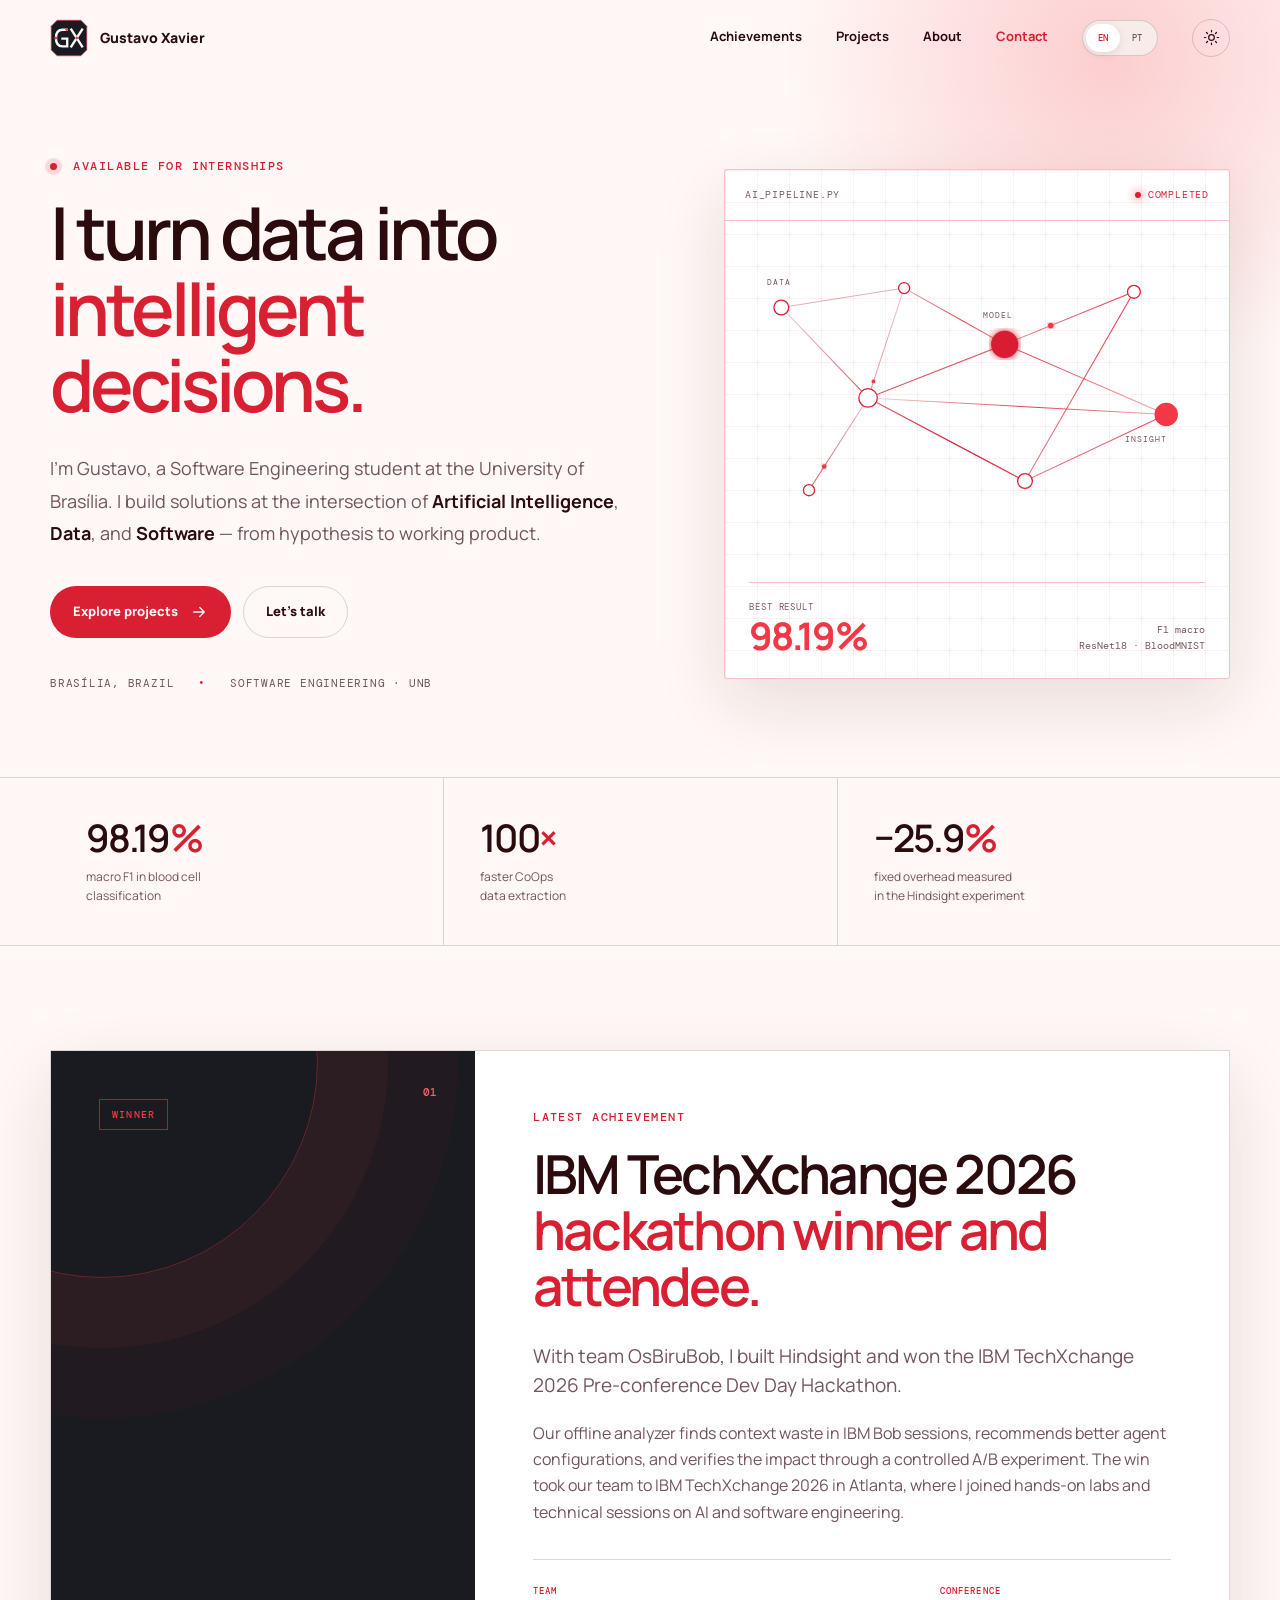
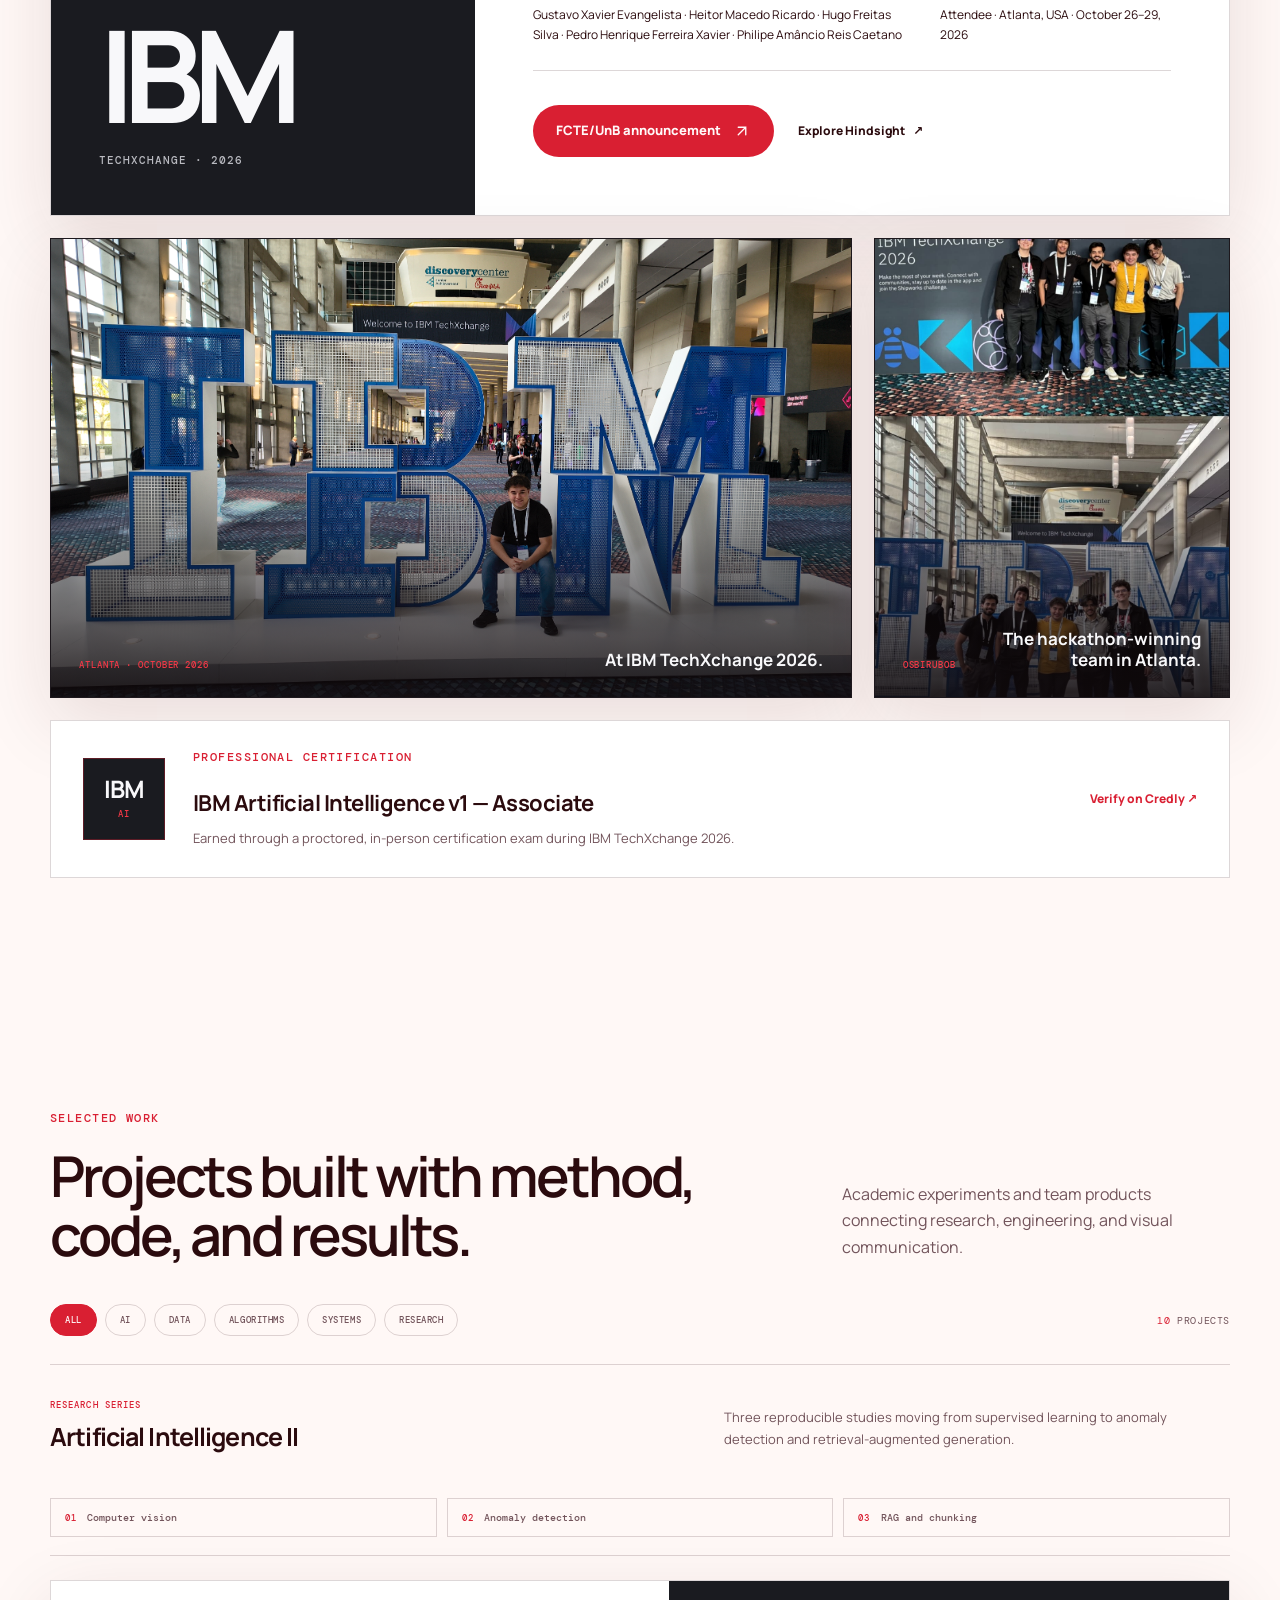
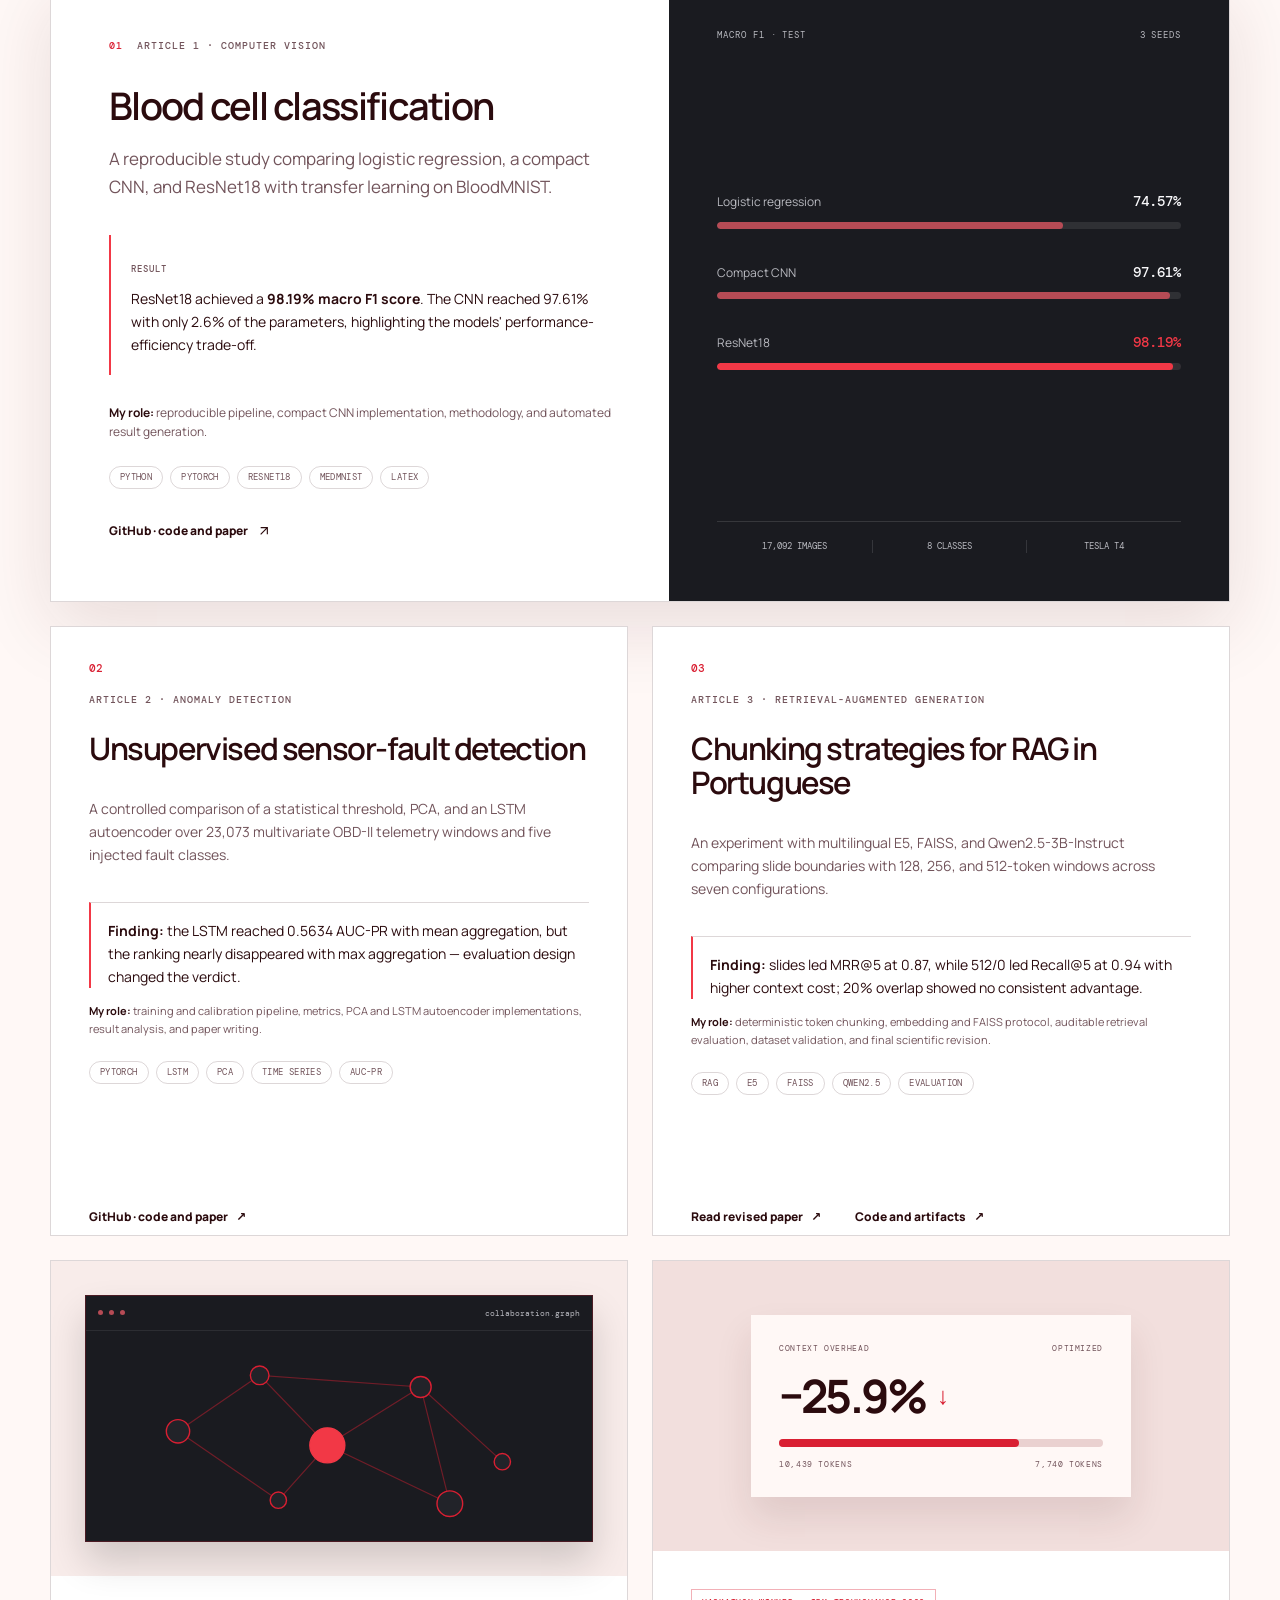
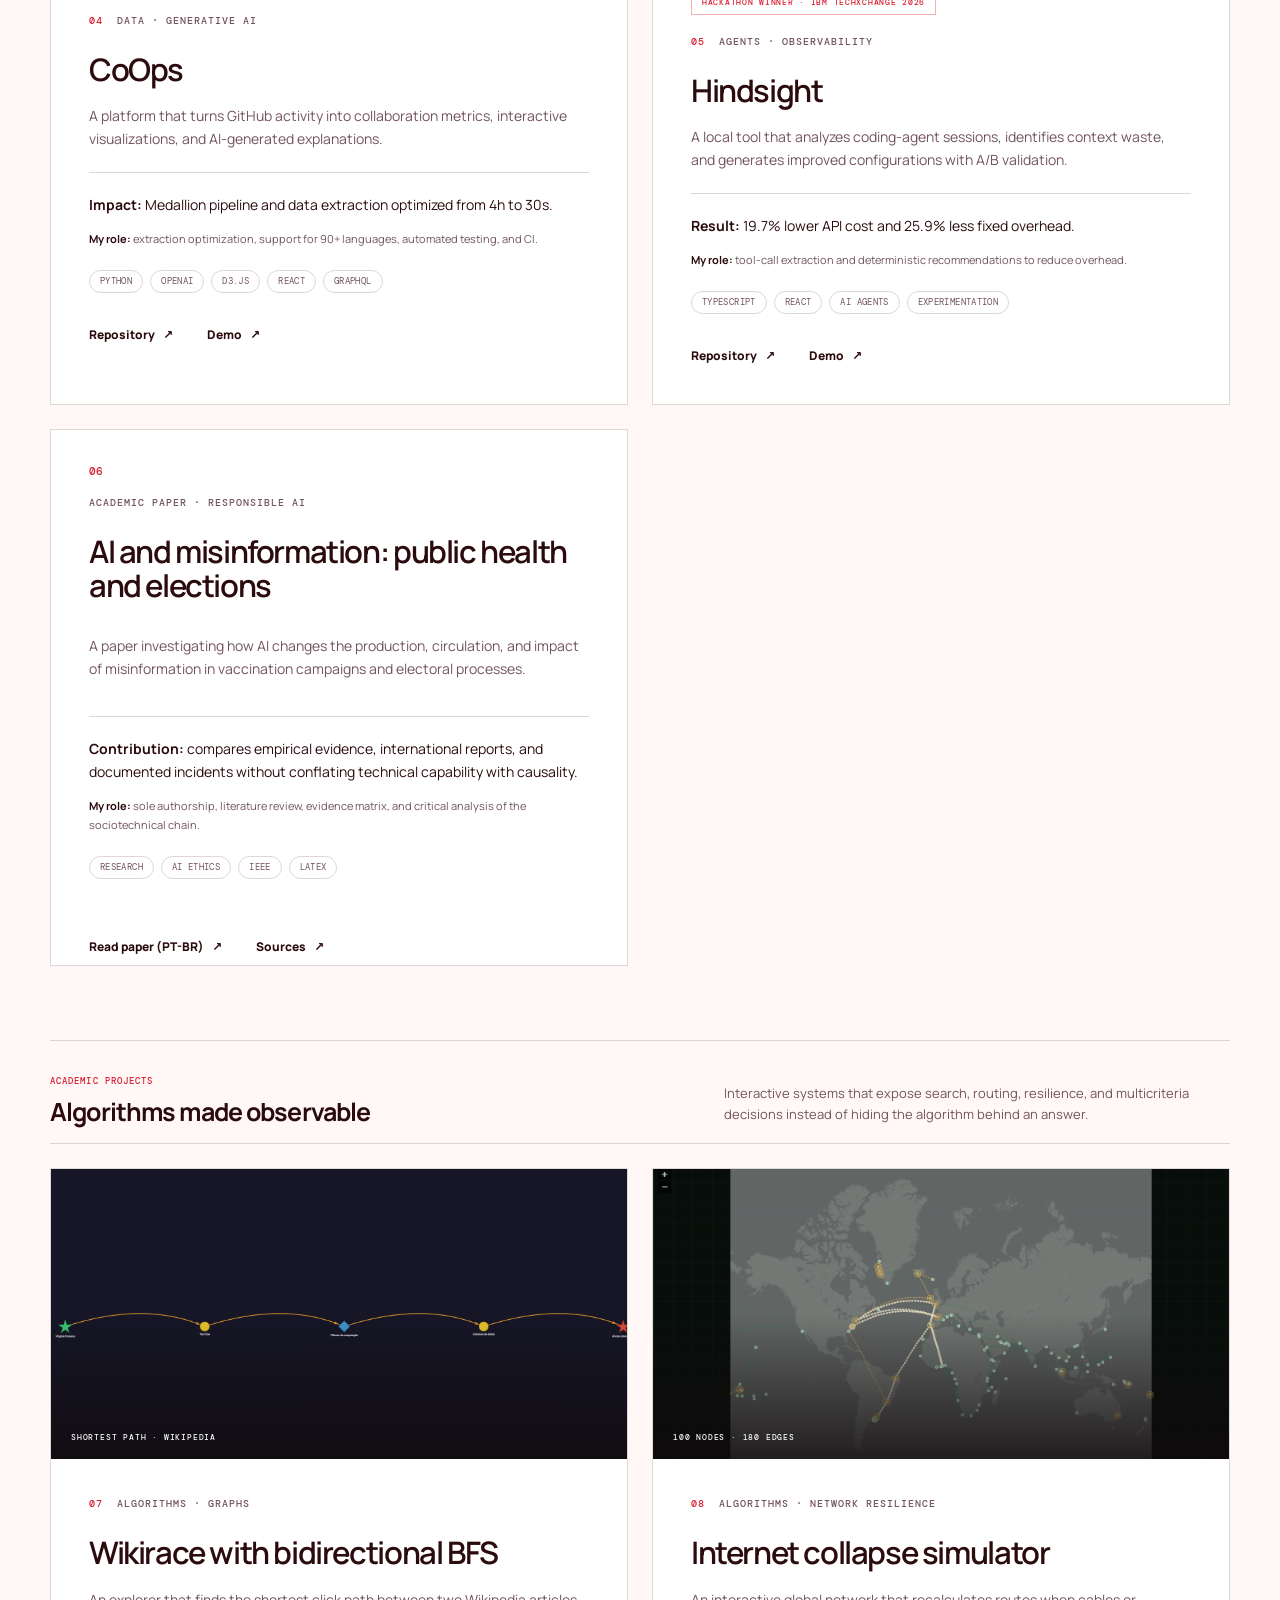
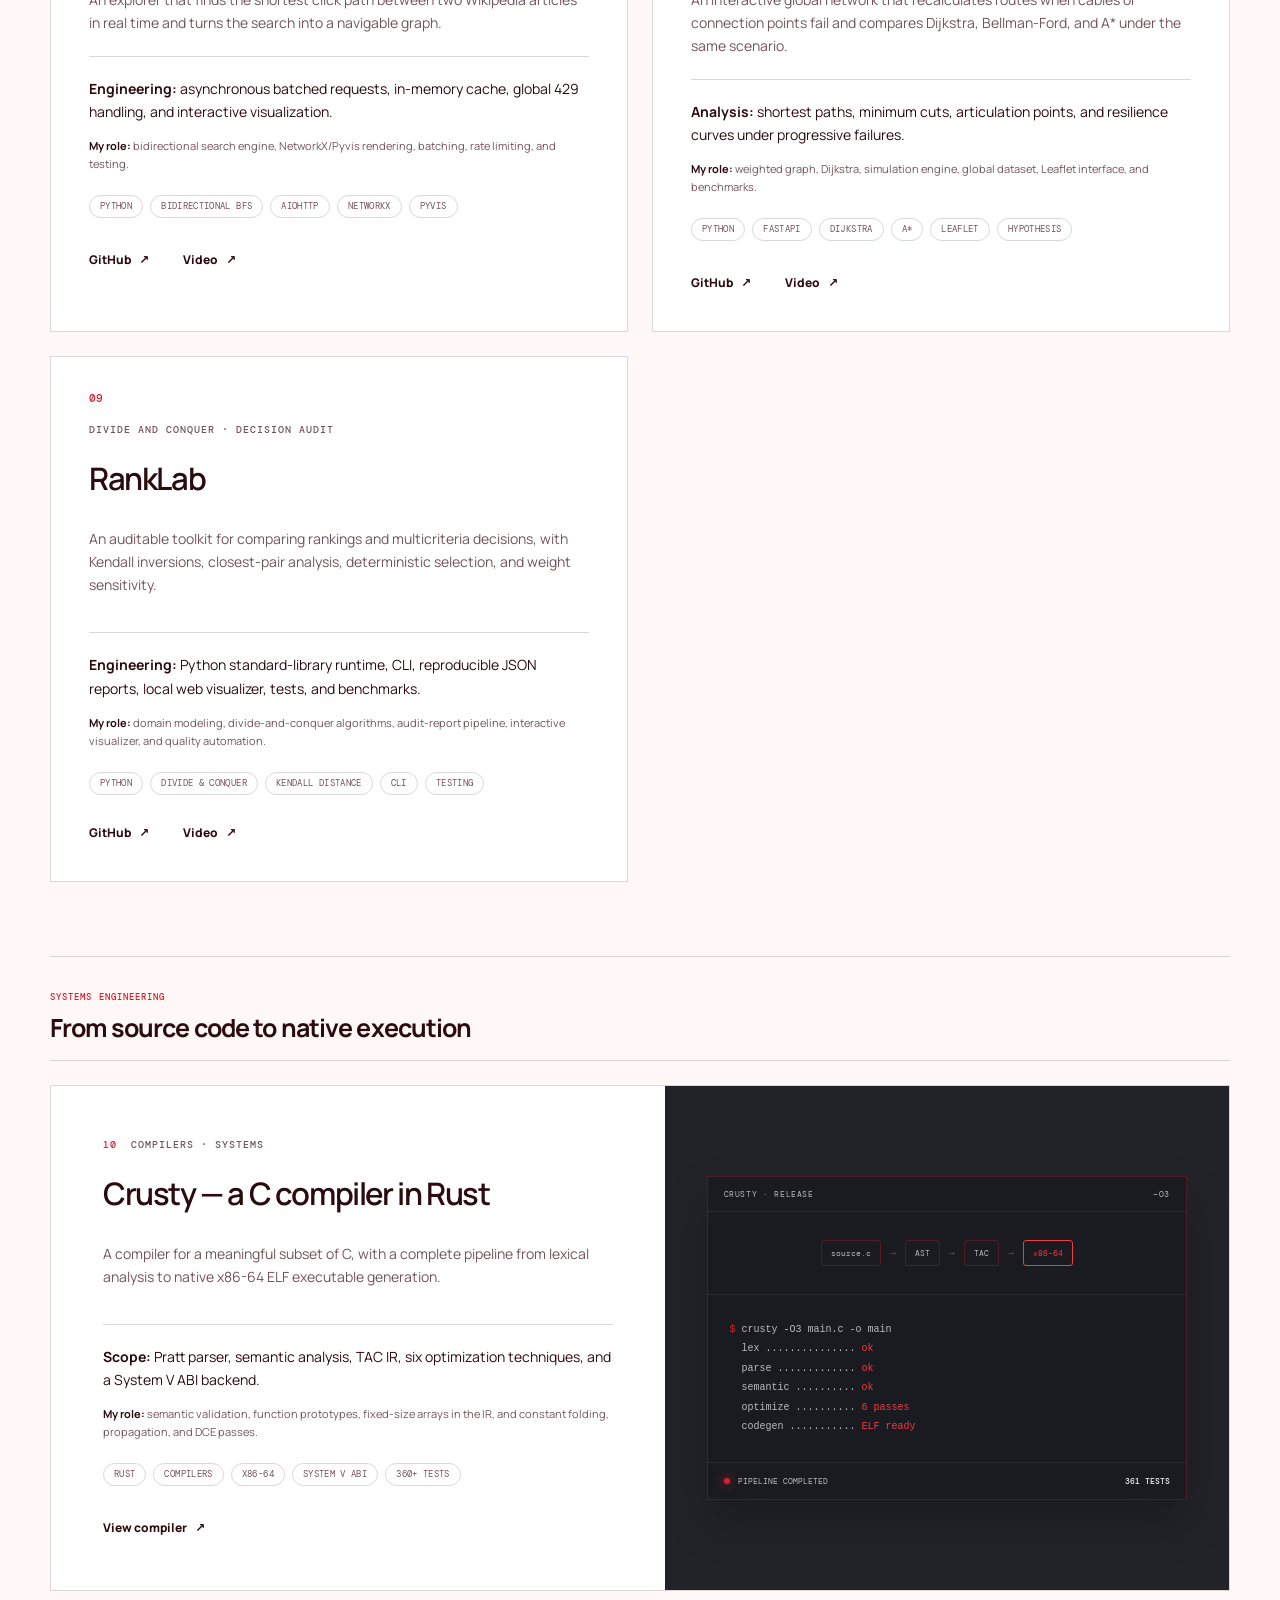
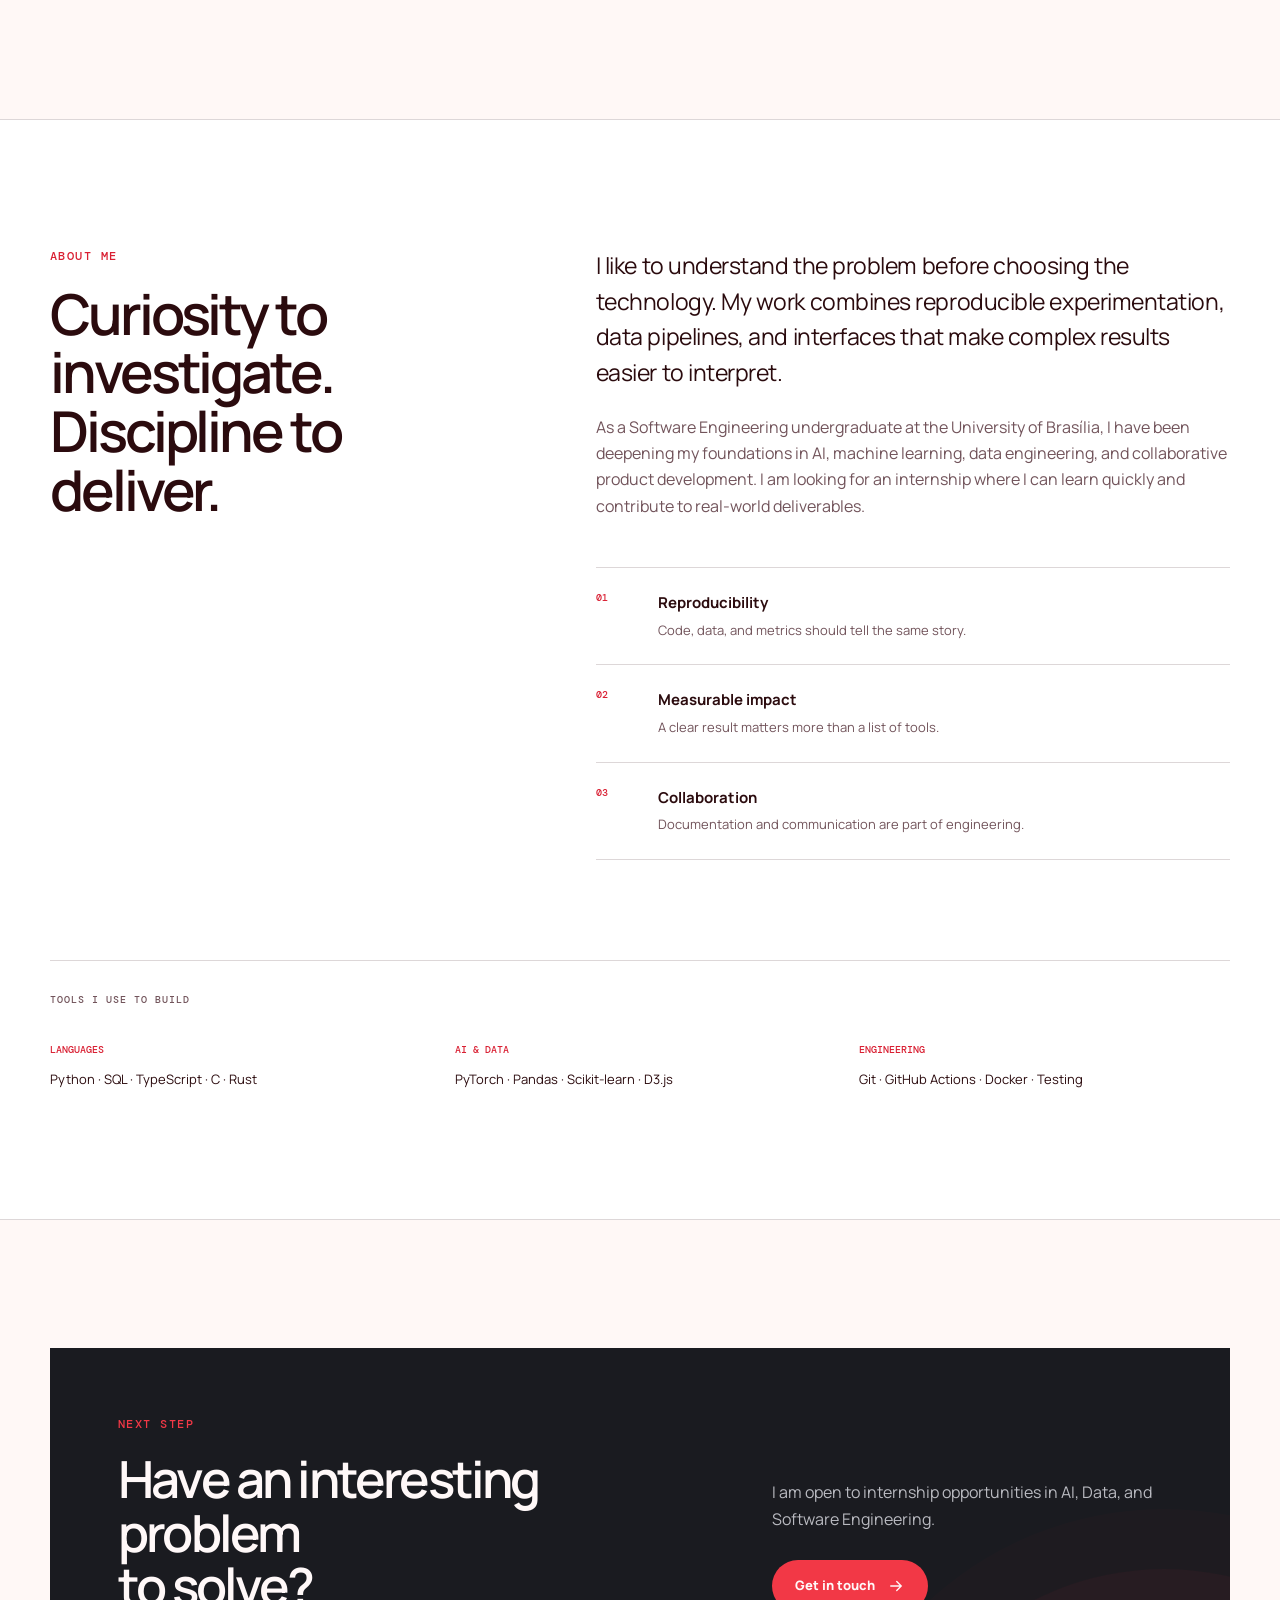
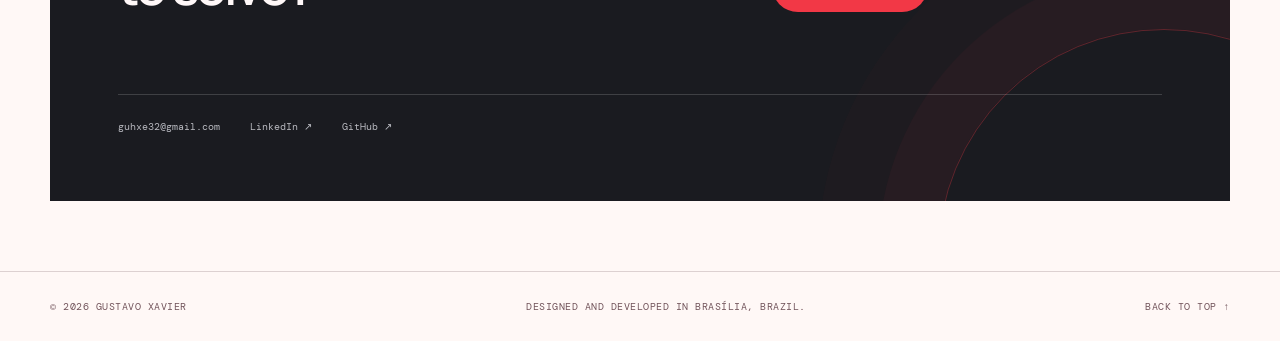
<file: index.html>
<!doctype html>
<html lang="en">
  <head>
    <meta charset="UTF-8" />
    <meta name="viewport" content="width=device-width, initial-scale=1.0" />
    <meta
      name="description"
      content="Portfolio of Gustavo Xavier, IBM-certified AI practitioner, TechXchange 2026 hackathon winner, and Software Engineering student at UnB focused on AI, Machine Learning, and GenAI."
    />
    <meta name="theme-color" content="#fff8f6" />
    <meta property="og:title" content="Gustavo Xavier — AI & Data" />
    <meta
      property="og:description"
      content="IBM-certified AI practitioner and TechXchange 2026 hackathon winner building Machine Learning, RAG, agentic AI, data, and software projects."
    />
    <meta property="og:type" content="website" />
    <meta property="og:locale" content="en_US" />
    <meta property="og:url" content="https://guxvr.github.io/guxvr/" />
    <meta name="twitter:card" content="summary" />
    <title>Gustavo Xavier — AI &amp; Data</title>
    <link rel="icon" href="assets/logo-gx.svg" type="image/svg+xml" />
    <link rel="preconnect" href="https://fonts.googleapis.com" />
    <link rel="preconnect" href="https://fonts.gstatic.com" crossorigin />
    <link
      href="https://fonts.googleapis.com/css2?family=DM+Mono:wght@400;500&family=Manrope:wght@400;500;600;700;800&display=swap"
      rel="stylesheet"
    />
    <link rel="stylesheet" href="styles.css?v=20261110-1" />
    <script>
      document.documentElement.classList.add('js');
    </script>
  </head>
  <body>
    <div class="scroll-progress" aria-hidden="true"><span data-scroll-progress></span></div>

    <div class="preloader" data-preloader aria-hidden="true">
      <div class="preloader-grid"></div>
      <div class="preloader-content">
        <div class="preloader-mark"><img src="assets/logo-gx.svg" alt="" /></div>
        <div class="preloader-sequence">
          <span data-preloader-step>hypothesis</span>
          <strong data-preloader-count>00</strong>
        </div>
        <div class="preloader-track"><i data-preloader-track></i></div>
        <p>building ideas with data</p>
      </div>
    </div>

    <div class="data-cursor" data-cursor aria-hidden="true">
      <span class="data-cursor-node"></span>
    </div>

    <a class="skip-link" href="#content">Skip to content</a>

    <header class="site-header" data-header>
      <div class="container nav-wrap">
        <a class="brand" href="#home" aria-label="Go to homepage">
          <img class="brand-mark" src="assets/logo-gx.svg" alt="" aria-hidden="true" />
          <span class="brand-name">Gustavo Xavier</span>
        </a>

        <button class="nav-toggle" type="button" aria-label="Open menu" aria-expanded="false" data-nav-toggle>
          <span></span><span></span>
        </button>

        <nav class="site-nav" aria-label="Main navigation" data-nav>
          <a href="#achievement">Achievements</a>
          <a href="#projects">Projects</a>
          <a href="#about">About</a>
          <a href="#contact">Contact</a>
          <div class="language-switcher" role="group" aria-label="Language selector" data-language-switcher>
            <button type="button" class="is-active" data-language="en" aria-label="View site in English" aria-pressed="true">EN</button>
            <button type="button" data-language="pt-BR" aria-label="View site in Portuguese" aria-pressed="false">PT</button>
          </div>
          <button class="theme-toggle" type="button" aria-label="Toggle theme" data-theme-toggle>
            <svg class="theme-sun" viewBox="0 0 24 24" aria-hidden="true">
              <circle cx="12" cy="12" r="4"></circle>
              <path d="M12 2v2M12 20v2M4.93 4.93l1.42 1.42M17.66 17.66l1.41 1.41M2 12h2M20 12h2M4.93 19.07l1.42-1.42M17.66 6.34l1.41-1.41"></path>
            </svg>
            <svg class="theme-moon" viewBox="0 0 24 24" aria-hidden="true">
              <path d="M21 12.8A9 9 0 1 1 11.2 3 7 7 0 0 0 21 12.8Z"></path>
            </svg>
          </button>
        </nav>
      </div>
    </header>

    <main id="content">
      <section class="hero" id="home">
        <div class="container hero-grid">
          <div class="hero-copy reveal">
            <p class="eyebrow"><span class="status-dot"></span> Available for internships</p>
            <h1>I turn data into<br /><span>intelligent decisions.</span></h1>
            <p class="hero-intro">
              I'm Gustavo, a Software Engineering student at the University of Brasília. I build
              solutions at the intersection of <strong>Artificial Intelligence</strong>,
              <strong>Data</strong>, and <strong>Software</strong> — from hypothesis to working product.
            </p>
            <div class="hero-actions">
              <a class="button button-primary" href="#projects">
                Explore projects
                <svg viewBox="0 0 24 24" aria-hidden="true"><path d="m5 12 14 0M13 6l6 6-6 6"></path></svg>
              </a>
              <a class="button button-ghost" href="mailto:guhxe32@gmail.com">Let's talk</a>
            </div>
            <ul class="hero-meta" aria-label="Quick information">
              <li>Brasília, Brazil</li>
              <li>Software Engineering · UnB</li>
            </ul>
          </div>

          <div class="hero-visual reveal" data-tilt role="img" aria-label="Interactive visualization of an artificial intelligence pipeline">
            <div class="visual-topline">
              <span>ai_pipeline.py</span>
              <span class="running"><i></i> completed</span>
            </div>
            <div class="network-stage" aria-hidden="true">
              <svg viewBox="0 0 520 330" role="img">
                <defs>
                  <linearGradient id="line-gradient" x1="0" y1="0" x2="1" y2="1">
                    <stop offset="0" stop-color="var(--data-node-soft)" stop-opacity=".22" />
                    <stop offset=".55" stop-color="var(--data-node)" stop-opacity=".85" />
                    <stop offset="1" stop-color="var(--data-highlight)" stop-opacity=".42" />
                  </linearGradient>
                  <filter id="glow">
                    <feGaussianBlur stdDeviation="4" result="blur" />
                    <feMerge><feMergeNode in="blur" /><feMergeNode in="SourceGraphic" /></feMerge>
                  </filter>
                </defs>
                <g class="net-lines" stroke="url(#line-gradient)">
                  <path d="M48 72 181 51 290 112 430 55" />
                  <path d="M48 72 142 170 290 112 465 188" />
                  <path d="M78 270 142 170 312 260 465 188" />
                  <path d="M181 51 142 170 312 260 430 55" />
                  <path d="M142 170 465 188" />
                </g>
                <g class="data-packets">
                  <circle r="3"><animateMotion dur="3.8s" repeatCount="indefinite" path="M48 72 181 51 290 112 430 55" /></circle>
                  <circle r="2.5"><animateMotion dur="4.6s" begin="-2s" repeatCount="indefinite" path="M78 270 142 170 290 112 465 188" /></circle>
                  <circle r="2"><animateMotion dur="3.2s" begin="-1s" repeatCount="indefinite" path="M181 51 142 170 312 260 465 188" /></circle>
                </g>
                <g class="net-nodes">
                  <circle cx="48" cy="72" r="8" />
                  <circle cx="181" cy="51" r="6" />
                  <circle cx="290" cy="112" r="14" class="node-main" filter="url(#glow)" />
                  <circle cx="430" cy="55" r="7" />
                  <circle cx="142" cy="170" r="10" />
                  <circle cx="465" cy="188" r="12" class="node-accent" />
                  <circle cx="78" cy="270" r="6" />
                  <circle cx="312" cy="260" r="8" />
                </g>
                <g class="net-labels">
                  <text x="32" y="48">DATA</text>
                  <text x="267" y="83">MODEL</text>
                  <text x="420" y="218">INSIGHT</text>
                </g>
              </svg>
            </div>
            <div class="visual-result">
              <div>
                <span>best result</span>
                <strong>98.19%</strong>
              </div>
              <p>F1 macro<br />ResNet18 · BloodMNIST</p>
            </div>
          </div>
        </div>
      </section>

      <section class="proof" aria-label="Featured results">
        <div class="container proof-grid">
          <article class="proof-item reveal">
            <strong data-counter="98.19" data-decimals="2" data-suffix="%">98.19<span>%</span></strong>
            <p>macro F1 in blood cell<br />classification</p>
          </article>
          <article class="proof-item reveal">
            <strong data-counter="100" data-suffix="×">100<span>×</span></strong>
            <p>faster CoOps<br />data extraction</p>
          </article>
          <article class="proof-item reveal">
            <strong data-counter="25.9" data-decimals="1" data-prefix="−" data-suffix="%">−25.9<span>%</span></strong>
            <p>fixed overhead measured<br />in the Hindsight experiment</p>
          </article>
        </div>
      </section>

      <section class="achievement section" id="achievement" aria-labelledby="achievement-title">
        <div class="container">
          <article class="achievement-panel reveal interactive-card">
            <div class="achievement-mark" aria-hidden="true">
              <span>Winner</span>
              <strong>IBM</strong>
              <i>TechXchange · 2026</i>
            </div>

            <div class="achievement-copy">
              <p class="eyebrow">Latest achievement</p>
               <h2 id="achievement-title">IBM TechXchange 2026<br /><span>hackathon winner and attendee.</span></h2>
              <p class="achievement-lead">
                With team OsBiruBob, I built Hindsight and won the IBM TechXchange 2026
                Pre-conference Dev Day Hackathon.
              </p>
              <p>
                 Our offline analyzer finds context waste in IBM Bob sessions, recommends better
                 agent configurations, and verifies the impact through a controlled A/B experiment.
                 The win took our team to IBM TechXchange 2026 in Atlanta, where I joined hands-on
                 labs and technical sessions on AI and software engineering.
              </p>

              <dl class="achievement-details">
                <div>
                  <dt>Team</dt>
                  <dd>Gustavo Xavier Evangelista · Heitor Macedo Ricardo · Hugo Freitas Silva · Pedro Henrique Ferreira Xavier · Philipe Amâncio Reis Caetano</dd>
                </div>
                <div>
                   <dt>Conference</dt>
                   <dd>Attendee · Atlanta, USA · October 26–29, 2026</dd>
                </div>
              </dl>

              <div class="achievement-links">
                <a class="button button-primary" href="https://www.instagram.com/p/DeeXxSCtfBp/" target="_blank" rel="noopener noreferrer">
                  FCTE/UnB announcement
                  <svg viewBox="0 0 24 24" aria-hidden="true"><path d="M7 17 17 7M7 7h10v10"></path></svg>
                </a>
                 <a class="text-link" href="https://github.com/guxvr/OsBiruBob" target="_blank" rel="noopener noreferrer">Explore Hindsight <span>↗</span></a>
              </div>
            </div>
          </article>

          <div class="techxchange-gallery reveal" aria-label="Photos from IBM TechXchange 2026 in Atlanta">
            <figure class="techxchange-photo techxchange-photo-featured">
              <img
                src="assets/events/ibm-techxchange-2026-atlanta.jpg"
                alt="Gustavo at the IBM TechXchange 2026 venue in Atlanta"
                loading="eager"
                fetchpriority="high"
                decoding="async"
              />
              <figcaption>
                <span>Atlanta · October 2026</span>
                <strong>At IBM TechXchange 2026.</strong>
              </figcaption>
            </figure>

            <figure class="techxchange-photo techxchange-photo-team">
              <img
                src="assets/events/osbirubob-techxchange-2026.jpg"
                alt="OsBiruBob team at IBM TechXchange 2026"
                loading="eager"
                decoding="async"
              />
              <figcaption>
                <span>OsBiruBob</span>
                <strong>The hackathon-winning team in Atlanta.</strong>
              </figcaption>
            </figure>
          </div>

           <a class="credential-panel reveal interactive-card" href="https://www.credly.com/badges/b7a9377f-bfa8-40fb-81f2-3b67e5ed50d9/linked_in_profile" target="_blank" rel="noopener noreferrer" aria-label="Verify IBM Artificial Intelligence v1 Associate credential on Credly">
             <div class="credential-mark" aria-hidden="true"><strong>IBM</strong><span>AI</span></div>
             <div class="credential-copy">
               <p class="eyebrow">Professional certification</p>
               <h3>IBM Artificial Intelligence v1 — Associate</h3>
               <p>Earned through a proctored, in-person certification exam during IBM TechXchange 2026.</p>
             </div>
             <span class="credential-link">Verify on Credly ↗</span>
           </a>
        </div>
      </section>

      <section class="projects section" id="projects">
        <div class="container">
          <div class="section-heading reveal">
            <div>
              <p class="eyebrow">Selected work</p>
              <h2>Projects built with method,<br />code, and results.</h2>
            </div>
            <p>
              Academic experiments and team products connecting research, engineering,
              and visual communication.
            </p>
          </div>

          <div class="project-controls reveal" role="region" aria-label="Filter projects by field">
            <div class="project-filters" role="group" aria-label="Project categories">
              <button type="button" class="filter-chip is-active" data-filter="all" aria-pressed="true">All</button>
              <button type="button" class="filter-chip" data-filter="ai" aria-pressed="false">AI</button>
              <button type="button" class="filter-chip" data-filter="data" aria-pressed="false">Data</button>
              <button type="button" class="filter-chip" data-filter="algorithms" aria-pressed="false">Algorithms</button>
              <button type="button" class="filter-chip" data-filter="systems" aria-pressed="false">Systems</button>
              <button type="button" class="filter-chip" data-filter="research" aria-pressed="false">Research</button>
            </div>
            <p><span data-project-count>10</span> projects</p>
          </div>

          <div class="project-subsection-heading reveal" data-project-heading data-category="ai data research">
            <div><span>Research series</span><h3>Artificial Intelligence II</h3></div>
            <p>Three reproducible studies moving from supervised learning to anomaly detection and retrieval-augmented generation.</p>
            <nav class="article-index" aria-label="Artificial Intelligence II articles">
              <a href="#article-1"><span>01</span> Computer vision</a>
              <a href="#article-2"><span>02</span> Anomaly detection</a>
              <a href="#article-3"><span>03</span> RAG and chunking</a>
            </nav>
          </div>

          <article class="project-featured reveal interactive-card" id="article-1" data-project data-category="ai data research">
            <div class="project-content">
              <div class="project-kicker">
                <span>01</span>
                <span>Article 1 · Computer vision</span>
              </div>
              <h3>Blood cell classification</h3>
              <p class="project-summary">
                A reproducible study comparing logistic regression, a compact CNN, and ResNet18
                with transfer learning on BloodMNIST.
              </p>
              <div class="project-outcome">
                <span>Result</span>
                <p>
                  ResNet18 achieved a <strong>98.19% macro F1 score</strong>. The CNN reached 97.61%
                  with only 2.6% of the parameters, highlighting the models' performance-efficiency trade-off.
                </p>
              </div>
              <p class="project-role"><strong>My role:</strong> reproducible pipeline, compact CNN implementation, methodology, and automated result generation.</p>
              <ul class="tags" aria-label="Technologies">
                <li>Python</li><li>PyTorch</li><li>ResNet18</li><li>MedMNIST</li><li>LaTeX</li>
              </ul>
              <a class="text-link" href="https://github.com/HeitorM50/IA2-2026.2/tree/main/artigo-1" target="_blank" rel="noopener noreferrer">
                GitHub · code and paper
                <svg viewBox="0 0 24 24" aria-hidden="true"><path d="M7 17 17 7M7 7h10v10"></path></svg>
              </a>
            </div>

            <div class="model-comparison" role="img" aria-label="Macro F1 comparison across three models">
              <div class="chart-head">
                <span>Macro F1 · test</span>
                <span>3 seeds</span>
              </div>
              <div class="chart-bars">
                <div class="bar-row">
                  <div class="bar-label"><span>Logistic regression</span><strong>74.57%</strong></div>
                  <div class="bar-track"><i style="--value: 74.57%"></i></div>
                </div>
                <div class="bar-row">
                  <div class="bar-label"><span>Compact CNN</span><strong>97.61%</strong></div>
                  <div class="bar-track"><i style="--value: 97.61%"></i></div>
                </div>
                <div class="bar-row bar-best">
                  <div class="bar-label"><span>ResNet18</span><strong>98.19%</strong></div>
                  <div class="bar-track"><i style="--value: 98.19%"></i></div>
                </div>
              </div>
              <div class="chart-note">
                <span>17,092 images</span>
                <span>8 classes</span>
                <span>Tesla T4</span>
              </div>
            </div>
          </article>

          <div class="project-grid research-grid">
            <article class="project-card project-card-small article-card reveal interactive-card" id="article-2" data-project data-category="ai data research">
              <div class="card-index">02</div>
              <div class="card-body">
                <div class="project-kicker"><span>Article 2 · Anomaly detection</span></div>
                <h3>Unsupervised sensor-fault detection</h3>
                <p>
                  A controlled comparison of a statistical threshold, PCA, and an LSTM autoencoder
                  over 23,073 multivariate OBD-II telemetry windows and five injected fault classes.
                </p>
                <p class="card-result"><strong>Finding:</strong> the LSTM reached 0.5634 AUC-PR with mean aggregation, but the ranking nearly disappeared with max aggregation — evaluation design changed the verdict.</p>
                <p class="project-role"><strong>My role:</strong> training and calibration pipeline, metrics, PCA and LSTM autoencoder implementations, result analysis, and paper writing.</p>
                <ul class="tags"><li>PyTorch</li><li>LSTM</li><li>PCA</li><li>Time series</li><li>AUC-PR</li></ul>
                <a class="text-link" href="https://github.com/HeitorM50/IA2-2026.2/tree/main/artigo-2" target="_blank" rel="noopener noreferrer">GitHub · code and paper <span>↗</span></a>
              </div>
            </article>

            <article class="project-card project-card-small article-card reveal interactive-card" id="article-3" data-project data-category="ai data research systems">
              <div class="card-index">03</div>
              <div class="card-body">
                <div class="project-kicker"><span>Article 3 · Retrieval-augmented generation</span></div>
                <h3>Chunking strategies for RAG in Portuguese</h3>
                <p>
                  An experiment with multilingual E5, FAISS, and Qwen2.5-3B-Instruct comparing
                  slide boundaries with 128, 256, and 512-token windows across seven configurations.
                </p>
                <p class="card-result"><strong>Finding:</strong> slides led MRR@5 at 0.87, while 512/0 led Recall@5 at 0.94 with higher context cost; 20% overlap showed no consistent advantage.</p>
                <p class="project-role"><strong>My role:</strong> deterministic token chunking, embedding and FAISS protocol, auditable retrieval evaluation, dataset validation, and final scientific revision.</p>
                <ul class="tags"><li>RAG</li><li>E5</li><li>FAISS</li><li>Qwen2.5</li><li>Evaluation</li></ul>
                <div class="card-links article-links">
                  <a class="text-link" href="assets/docs/artigo3-ia2-chunking-rag-revisado.pdf" target="_blank" rel="noopener noreferrer">Read revised paper <span>↗</span></a>
                  <a class="text-link" href="https://github.com/HeitorM50/IA2-2026.2/tree/main/artigo-3" target="_blank" rel="noopener noreferrer">Code and artifacts <span>↗</span></a>
                </div>
              </div>
            </article>
          </div>

          <div class="project-grid">
            <article class="project-card reveal interactive-card" data-project data-category="ai data">
              <div class="card-visual visual-coops" aria-hidden="true">
                <div class="mini-window">
                  <div class="mini-toolbar"><i></i><i></i><i></i><span>collaboration.graph</span></div>
                  <svg viewBox="0 0 360 180">
                    <g class="coops-links"><path d="M42 86 112 38 170 98 250 48 320 112"/><path d="M42 86 128 145 170 98 275 148"/><path d="M112 38 250 48 275 148"/></g>
                    <g class="coops-nodes"><circle cx="42" cy="86" r="10"/><circle cx="112" cy="38" r="8"/><circle cx="128" cy="145" r="7"/><circle cx="170" cy="98" r="15"/><circle cx="250" cy="48" r="9"/><circle cx="275" cy="148" r="11"/><circle cx="320" cy="112" r="7"/></g>
                  </svg>
                </div>
              </div>
              <div class="card-body">
                <div class="project-kicker"><span>04</span><span>Data · Generative AI</span></div>
                <h3>CoOps</h3>
                <p>
                  A platform that turns GitHub activity into collaboration metrics,
                  interactive visualizations, and AI-generated explanations.
                </p>
                <p class="card-result"><strong>Impact:</strong> Medallion pipeline and data extraction optimized from 4h to 30s.</p>
                <p class="project-role"><strong>My role:</strong> extraction optimization, support for 90+ languages, automated testing, and CI.</p>
                <ul class="tags"><li>Python</li><li>OpenAI</li><li>D3.js</li><li>React</li><li>GraphQL</li></ul>
                <div class="card-links">
                  <a class="text-link" href="https://github.com/unb-mds/2025-2-Squad-01" target="_blank" rel="noopener noreferrer">Repository <span>↗</span></a>
                  <a class="text-link" href="https://unb-mds.github.io/2025-2-Squad-01/" target="_blank" rel="noopener noreferrer">Demo <span>↗</span></a>
                </div>
              </div>
            </article>

            <article class="project-card reveal interactive-card" data-project data-category="ai systems">
              <div class="card-visual visual-hindsight" aria-hidden="true">
                <div class="context-meter">
                  <div class="meter-head"><span>context overhead</span><span>optimized</span></div>
                  <div class="meter-value"><strong>−25.9%</strong><i>↓</i></div>
                  <div class="meter-track"><span></span></div>
                  <div class="meter-foot"><span>10,439 tokens</span><span>7,740 tokens</span></div>
                </div>
              </div>
              <div class="card-body">
                <p class="award-badge">Hackathon winner · IBM TechXchange 2026</p>
                <div class="project-kicker"><span>05</span><span>Agents · Observability</span></div>
                <h3>Hindsight</h3>
                <p>
                  A local tool that analyzes coding-agent sessions, identifies context waste,
                  and generates improved configurations with A/B validation.
                </p>
                <p class="card-result"><strong>Result:</strong> 19.7% lower API cost and 25.9% less fixed overhead.</p>
                <p class="project-role"><strong>My role:</strong> tool-call extraction and deterministic recommendations to reduce overhead.</p>
                <ul class="tags"><li>TypeScript</li><li>React</li><li>AI Agents</li><li>Experimentation</li></ul>
                <div class="card-links">
                  <a class="text-link" href="https://github.com/guxvr/OsBiruBob" target="_blank" rel="noopener noreferrer">Repository <span>↗</span></a>
                  <a class="text-link" href="https://heitorm50.github.io/OsBiruBob/" target="_blank" rel="noopener noreferrer">Demo <span>↗</span></a>
                </div>
              </div>
            </article>

            <article class="project-card project-card-small reveal interactive-card" data-project data-category="ai research">
              <div class="card-index">06</div>
              <div class="card-body">
                <div class="project-kicker"><span>Academic paper · Responsible AI</span></div>
                <h3>AI and misinformation: public health and elections</h3>
                <p>
                  A paper investigating how AI changes the production, circulation, and impact
                  of misinformation in vaccination campaigns and electoral processes.
                </p>
                <p class="card-result"><strong>Contribution:</strong> compares empirical evidence, international reports, and documented incidents without conflating technical capability with causality.</p>
                <p class="project-role"><strong>My role:</strong> sole authorship, literature review, evidence matrix, and critical analysis of the sociotechnical chain.</p>
                <ul class="tags"><li>Research</li><li>AI Ethics</li><li>IEEE</li><li>LaTeX</li></ul>
                <div class="card-links article-links">
                  <a class="text-link" href="assets/docs/artigo-ia-desinformacao.pdf" target="_blank" rel="noopener noreferrer">Read paper (PT-BR) <span>↗</span></a>
                  <a class="text-link" href="https://github.com/guxvr/IA1-2026-2" target="_blank" rel="noopener noreferrer">Sources <span>↗</span></a>
                </div>
              </div>
            </article>

            <div class="project-subsection-heading project-subsection-heading-grid reveal" data-project-heading data-category="algorithms data">
              <div><span>Academic projects</span><h3>Algorithms made observable</h3></div>
              <p>Interactive systems that expose search, routing, resilience, and multicriteria decisions instead of hiding the algorithm behind an answer.</p>
            </div>

            <article class="project-card reveal interactive-card" data-project data-category="algorithms data">
              <div class="project-image project-image-wikirace">
                <img src="assets/projects/wikirace-shortest-path.png" alt="Shortest path found between Wikipedia articles" loading="lazy" />
                <span>shortest path · Wikipedia</span>
              </div>
              <div class="card-body">
                <div class="project-kicker"><span>07</span><span>Algorithms · Graphs</span></div>
                <h3>Wikirace with bidirectional BFS</h3>
                <p>
                  An explorer that finds the shortest click path between two Wikipedia articles
                  in real time and turns the search into a navigable graph.
                </p>
                <p class="card-result"><strong>Engineering:</strong> asynchronous batched requests, in-memory cache, global 429 handling, and interactive visualization.</p>
                <p class="project-role"><strong>My role:</strong> bidirectional search engine, NetworkX/Pyvis rendering, batching, rate limiting, and testing.</p>
                <ul class="tags"><li>Python</li><li>Bidirectional BFS</li><li>aiohttp</li><li>NetworkX</li><li>Pyvis</li></ul>
                <div class="card-links">
                  <a class="text-link" href="https://github.com/eda2-2026/G20_Grafos_EDA2-2026.1" target="_blank" rel="noopener noreferrer">GitHub <span>↗</span></a>
                  <a class="text-link" href="https://www.youtube.com/watch?v=pSr-3ZgbfMc" target="_blank" rel="noopener noreferrer">Video <span>↗</span></a>
                </div>
              </div>
            </article>

            <article class="project-card reveal interactive-card" data-project data-category="algorithms data systems">
              <div class="project-image project-image-network">
                <img src="assets/projects/internet-collapse-map.png" alt="Interactive world map with cable routes and connection points" loading="lazy" />
                <span>100 nodes · 180 edges</span>
              </div>
              <div class="card-body">
                <div class="project-kicker"><span>08</span><span>Algorithms · Network resilience</span></div>
                <h3>Internet collapse simulator</h3>
                <p>
                  An interactive global network that recalculates routes when cables or connection
                  points fail and compares Dijkstra, Bellman-Ford, and A* under the same scenario.
                </p>
                <p class="card-result"><strong>Analysis:</strong> shortest paths, minimum cuts, articulation points, and resilience curves under progressive failures.</p>
                <p class="project-role"><strong>My role:</strong> weighted graph, Dijkstra, simulation engine, global dataset, Leaflet interface, and benchmarks.</p>
                <ul class="tags"><li>Python</li><li>FastAPI</li><li>Dijkstra</li><li>A*</li><li>Leaflet</li><li>Hypothesis</li></ul>
                <div class="card-links">
                  <a class="text-link" href="https://github.com/projeto-de-algoritmos-2026/G10_Grafos_PA-26.2" target="_blank" rel="noopener noreferrer">GitHub <span>↗</span></a>
                  <a class="text-link" href="https://youtu.be/oVF8ElNQ7pA" target="_blank" rel="noopener noreferrer">Video <span>↗</span></a>
                </div>
              </div>
            </article>

            <article class="project-card project-card-small reveal interactive-card" data-project data-category="algorithms data systems">
              <div class="card-index">09</div>
              <div class="card-body">
                <div class="project-kicker"><span>Divide and conquer · Decision audit</span></div>
                <h3>RankLab</h3>
                <p>
                  An auditable toolkit for comparing rankings and multicriteria decisions, with
                  Kendall inversions, closest-pair analysis, deterministic selection, and weight sensitivity.
                </p>
                <p class="card-result"><strong>Engineering:</strong> Python standard-library runtime, CLI, reproducible JSON reports, local web visualizer, tests, and benchmarks.</p>
                <p class="project-role"><strong>My role:</strong> domain modeling, divide-and-conquer algorithms, audit-report pipeline, interactive visualizer, and quality automation.</p>
                <ul class="tags"><li>Python</li><li>Divide &amp; Conquer</li><li>Kendall distance</li><li>CLI</li><li>Testing</li></ul>
                <div class="card-links">
                  <a class="text-link" href="https://github.com/projeto-de-algoritmos-2026/G10_Dividir-e-Conquistar_PA-26.2" target="_blank" rel="noopener noreferrer">GitHub <span>↗</span></a>
                  <a class="text-link" href="https://www.youtube.com/watch?v=JDbe_ahQoVY" target="_blank" rel="noopener noreferrer">Video <span>↗</span></a>
                </div>
              </div>
            </article>

            <div class="project-subsection-heading project-subsection-heading-grid reveal" data-project-heading data-category="systems">
              <div><span>Systems engineering</span><h3>From source code to native execution</h3></div>
            </div>

            <article class="project-card project-card-wide reveal interactive-card" data-project data-category="systems">
              <div class="card-body">
                <div class="project-kicker"><span>10</span><span>Compilers · Systems</span></div>
                <h3>Crusty — a C compiler in Rust</h3>
                <p>
                  A compiler for a meaningful subset of C, with a complete pipeline from lexical
                  analysis to native x86-64 ELF executable generation.
                </p>
                <p class="card-result"><strong>Scope:</strong> Pratt parser, semantic analysis, TAC IR, six optimization techniques, and a System V ABI backend.</p>
                <p class="project-role"><strong>My role:</strong> semantic validation, function prototypes, fixed-size arrays in the IR, and constant folding, propagation, and DCE passes.</p>
                <ul class="tags"><li>Rust</li><li>Compilers</li><li>x86-64</li><li>System V ABI</li><li>360+ tests</li></ul>
                <a class="text-link" href="https://github.com/Bappoz/Crusty" target="_blank" rel="noopener noreferrer">View compiler <span>↗</span></a>
              </div>
              <div class="compiler-visual" aria-hidden="true">
                <div class="compiler-terminal">
                  <div class="terminal-head"><span>crusty · release</span><span>−O3</span></div>
                  <div class="compiler-flow">
                    <span>source.c</span><i>→</i><span>AST</span><i>→</i><span>TAC</span><i>→</i><span>x86-64</span>
                  </div>
                  <pre><code><b>$</b> crusty -O3 main.c -o main
  lex ............... <em>ok</em>
  parse ............. <em>ok</em>
  semantic .......... <em>ok</em>
  optimize .......... <em>6 passes</em>
  codegen ........... <em>ELF ready</em></code></pre>
                  <div class="terminal-result"><i></i><span>pipeline completed</span><strong>361 tests</strong></div>
                </div>
              </div>
            </article>
          </div>
        </div>
      </section>

      <section class="about section" id="about">
        <div class="container about-grid">
          <div class="about-title reveal">
            <p class="eyebrow">About me</p>
            <h2>Curiosity to investigate.<br />Discipline to deliver.</h2>
          </div>
          <div class="about-copy reveal">
            <p class="about-lead">
              I like to understand the problem before choosing the technology. My work combines
              reproducible experimentation, data pipelines, and interfaces that make complex
              results easier to interpret.
            </p>
            <p>
              As a Software Engineering undergraduate at the University of Brasília, I have been
              deepening my foundations in AI, machine learning, data engineering, and collaborative
              product development. I am looking for an internship where I can learn quickly and
              contribute to real-world deliverables.
            </p>

            <div class="principles">
              <article>
                <span>01</span>
                <div><h3>Reproducibility</h3><p>Code, data, and metrics should tell the same story.</p></div>
              </article>
              <article>
                <span>02</span>
                <div><h3>Measurable impact</h3><p>A clear result matters more than a list of tools.</p></div>
              </article>
              <article>
                <span>03</span>
                <div><h3>Collaboration</h3><p>Documentation and communication are part of engineering.</p></div>
              </article>
            </div>
          </div>
        </div>

        <div class="container stack reveal">
          <p class="stack-label">Tools I use to build</p>
          <div class="stack-groups">
            <div><span>Languages</span><p>Python · SQL · TypeScript · C · Rust</p></div>
            <div><span>AI &amp; Data</span><p>PyTorch · Pandas · Scikit-learn · D3.js</p></div>
            <div><span>Engineering</span><p>Git · GitHub Actions · Docker · Testing</p></div>
          </div>
        </div>
      </section>

      <section class="contact section" id="contact">
        <div class="container contact-panel reveal">
          <div>
            <p class="eyebrow">Next step</p>
            <h2>Have an interesting problem<br />to solve?</h2>
          </div>
          <div class="contact-side">
            <p>I am open to internship opportunities in AI, Data, and Software Engineering.</p>
            <a class="button button-light" href="mailto:guhxe32@gmail.com">
              Get in touch
              <svg viewBox="0 0 24 24" aria-hidden="true"><path d="m5 12 14 0M13 6l6 6-6 6"></path></svg>
            </a>
          </div>
          <div class="contact-links">
            <a href="mailto:guhxe32@gmail.com">guhxe32@gmail.com</a>
            <a href="https://www.linkedin.com/in/gustavo-evangelista-bb4550415" target="_blank" rel="noopener noreferrer">LinkedIn ↗</a>
            <a href="https://github.com/guxvr" target="_blank" rel="noopener noreferrer">GitHub ↗</a>
          </div>
        </div>
      </section>
    </main>

    <footer class="site-footer">
      <div class="container">
        <p>© <span data-year>2026</span> Gustavo Xavier</p>
        <p>Designed and developed in Brasília, Brazil.</p>
        <a href="#home">Back to top ↑</a>
      </div>
    </footer>

    <script src="i18n.js?v=20261109"></script>
    <script src="script.js?v=20261109"></script>
  </body>
</html>
</file>
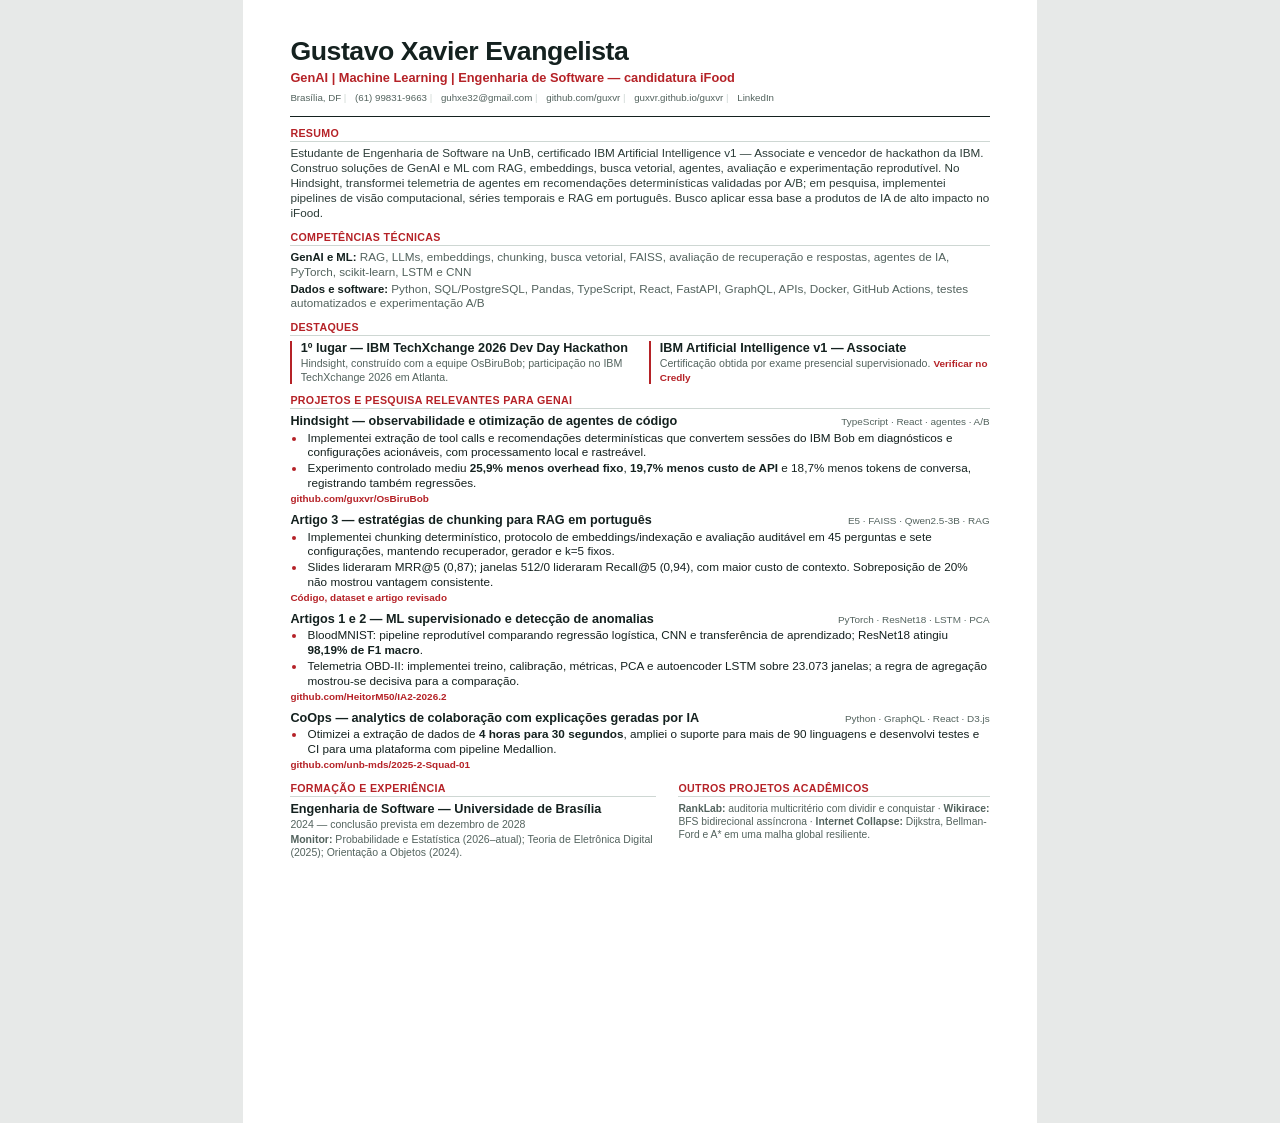
<file: resume/gustavo-xavier-cv-ifood-genai.html>
<!doctype html>
<html lang="pt-BR">
  <head>
    <meta charset="UTF-8" />
    <meta name="viewport" content="width=device-width, initial-scale=1.0" />
    <meta name="description" content="Currículo de Gustavo Xavier Evangelista direcionado a GenAI no iFood." />
    <title>Gustavo Xavier Evangelista — GenAI | iFood</title>
    <style>
      :root { --ink:#14211f; --muted:#53635e; --line:#ced7d3; --accent:#b52227; }
      * { box-sizing:border-box; }
      @page { size:A4; margin:0; }
      html { background:#e7e9e8; }
      body {
        width:210mm; min-height:297mm; margin:0 auto; padding:10mm 12.5mm 8mm;
        background:#fff; color:var(--ink); font:8.8pt/1.27 Arial, Helvetica, sans-serif;
        -webkit-font-smoothing:antialiased;
      }
      a { color:inherit; text-decoration:none; }
      .header { padding-bottom:3mm; border-bottom:1.5px solid var(--ink); }
      h1 { margin:0; font-size:20pt; line-height:1; letter-spacing:-.45px; }
      .headline { margin:1.4mm 0 0; color:var(--accent); font-size:9.6pt; font-weight:700; }
      .contact { display:flex; flex-wrap:wrap; gap:.7mm 2.3mm; margin-top:1.6mm; color:var(--muted); font-size:7.3pt; }
      .contact span:not(:last-child)::after, .contact a:not(:last-child)::after { content:"  |"; color:var(--line); }
      section { margin-top:2.9mm; }
      h2 { margin:0 0 1.25mm; padding-bottom:.6mm; border-bottom:1px solid var(--line); color:var(--accent); font-size:8pt; line-height:1; letter-spacing:.34px; text-transform:uppercase; }
      h3 { margin:0; font-size:9.5pt; line-height:1.16; }
      p { margin:0; }
      .summary { color:#2c3c38; }
      .skills { display:grid; gap:.38mm; }
      .skills strong { font-size:8.5pt; }
      .skills span { color:var(--muted); }
      .achievement-grid { display:grid; grid-template-columns:1fr 1fr; gap:1.3mm 5mm; }
      .achievement { padding-left:2.2mm; border-left:2px solid var(--accent); }
      .achievement p { margin-top:.35mm; color:var(--muted); font-size:8pt; }
      .project { margin-top:1.8mm; break-inside:avoid; }
      .project:first-of-type { margin-top:0; }
      .project-head { display:flex; justify-content:space-between; gap:4mm; align-items:baseline; }
      .tech { flex:0 0 auto; color:var(--muted); font-size:7.45pt; }
      ul { margin:.55mm 0 0; padding-left:4mm; }
      li { margin:.24mm 0 0; padding-left:.55mm; }
      li::marker { color:var(--accent); }
      .project-link { color:var(--accent); font-size:7.45pt; font-weight:700; }
      .bottom-grid { display:grid; grid-template-columns:1.08fr .92fr; gap:6mm; }
      .detail { margin-top:.38mm; color:var(--muted); font-size:7.9pt; }
      .note { color:var(--muted); font-size:7.75pt; }
      @media print { html { background:#fff; } body { margin:0; print-color-adjust:exact; -webkit-print-color-adjust:exact; } }
    </style>
  </head>
  <body>
    <header class="header">
      <h1>Gustavo Xavier Evangelista</h1>
      <p class="headline">GenAI | Machine Learning | Engenharia de Software — candidatura iFood</p>
      <div class="contact" aria-label="Contato">
        <span>Brasília, DF</span>
        <a href="tel:+5561998319663">(61) 99831-9663</a>
        <a href="mailto:guhxe32@gmail.com">guhxe32@gmail.com</a>
        <a href="https://github.com/guxvr">github.com/guxvr</a>
        <a href="https://guxvr.github.io/guxvr/">guxvr.github.io/guxvr</a>
        <a href="https://www.linkedin.com/in/gustavo-evangelista-bb4550415/">LinkedIn</a>
      </div>
    </header>

    <main>
      <section aria-labelledby="resumo">
        <h2 id="resumo">Resumo</h2>
        <p class="summary">
          Estudante de Engenharia de Software na UnB, certificado IBM Artificial Intelligence v1 — Associate e
          vencedor de hackathon da IBM. Construo soluções de GenAI e ML com RAG, embeddings, busca vetorial,
          agentes, avaliação e experimentação reprodutível. No Hindsight, transformei telemetria de agentes em
          recomendações determinísticas validadas por A/B; em pesquisa, implementei pipelines de visão computacional,
          séries temporais e RAG em português. Busco aplicar essa base a produtos de IA de alto impacto no iFood.
        </p>
      </section>

      <section aria-labelledby="competencias">
        <h2 id="competencias">Competências técnicas</h2>
        <div class="skills">
          <div><strong>GenAI e ML:</strong> <span>RAG, LLMs, embeddings, chunking, busca vetorial, FAISS, avaliação de recuperação e respostas, agentes de IA, PyTorch, scikit-learn, LSTM e CNN</span></div>
          <div><strong>Dados e software:</strong> <span>Python, SQL/PostgreSQL, Pandas, TypeScript, React, FastAPI, GraphQL, APIs, Docker, GitHub Actions, testes automatizados e experimentação A/B</span></div>
        </div>
      </section>

      <section aria-labelledby="destaques">
        <h2 id="destaques">Destaques</h2>
        <div class="achievement-grid">
          <div class="achievement">
            <h3>1º lugar — IBM TechXchange 2026 Dev Day Hackathon</h3>
            <p>Hindsight, construído com a equipe OsBiruBob; participação no IBM TechXchange 2026 em Atlanta.</p>
          </div>
          <div class="achievement">
            <h3>IBM Artificial Intelligence v1 — Associate</h3>
            <p>Certificação obtida por exame presencial supervisionado. <a class="project-link" href="https://www.credly.com/badges/b7a9377f-bfa8-40fb-81f2-3b67e5ed50d9/linked_in_profile">Verificar no Credly</a></p>
          </div>
        </div>
      </section>

      <section aria-labelledby="projetos">
        <h2 id="projetos">Projetos e pesquisa relevantes para GenAI</h2>

        <article class="project">
          <div class="project-head"><h3>Hindsight — observabilidade e otimização de agentes de código</h3><span class="tech">TypeScript · React · agentes · A/B</span></div>
          <ul>
            <li>Implementei extração de tool calls e recomendações determinísticas que convertem sessões do IBM Bob em diagnósticos e configurações acionáveis, com processamento local e rastreável.</li>
            <li>Experimento controlado mediu <strong>25,9% menos overhead fixo</strong>, <strong>19,7% menos custo de API</strong> e 18,7% menos tokens de conversa, registrando também regressões.</li>
          </ul>
          <a class="project-link" href="https://github.com/guxvr/OsBiruBob">github.com/guxvr/OsBiruBob</a>
        </article>

        <article class="project">
          <div class="project-head"><h3>Artigo 3 — estratégias de chunking para RAG em português</h3><span class="tech">E5 · FAISS · Qwen2.5-3B · RAG</span></div>
          <ul>
            <li>Implementei chunking determinístico, protocolo de embeddings/indexação e avaliação auditável em 45 perguntas e sete configurações, mantendo recuperador, gerador e k=5 fixos.</li>
            <li>Slides lideraram MRR@5 (0,87); janelas 512/0 lideraram Recall@5 (0,94), com maior custo de contexto. Sobreposição de 20% não mostrou vantagem consistente.</li>
          </ul>
          <a class="project-link" href="https://github.com/HeitorM50/IA2-2026.2/tree/main/artigo-3">Código, dataset e artigo revisado</a>
        </article>

        <article class="project">
          <div class="project-head"><h3>Artigos 1 e 2 — ML supervisionado e detecção de anomalias</h3><span class="tech">PyTorch · ResNet18 · LSTM · PCA</span></div>
          <ul>
            <li>BloodMNIST: pipeline reprodutível comparando regressão logística, CNN e transferência de aprendizado; ResNet18 atingiu <strong>98,19% de F1 macro</strong>.</li>
            <li>Telemetria OBD-II: implementei treino, calibração, métricas, PCA e autoencoder LSTM sobre 23.073 janelas; a regra de agregação mostrou-se decisiva para a comparação.</li>
          </ul>
          <a class="project-link" href="https://github.com/HeitorM50/IA2-2026.2">github.com/HeitorM50/IA2-2026.2</a>
        </article>

        <article class="project">
          <div class="project-head"><h3>CoOps — analytics de colaboração com explicações geradas por IA</h3><span class="tech">Python · GraphQL · React · D3.js</span></div>
          <ul>
            <li>Otimizei a extração de dados de <strong>4 horas para 30 segundos</strong>, ampliei o suporte para mais de 90 linguagens e desenvolvi testes e CI para uma plataforma com pipeline Medallion.</li>
          </ul>
          <a class="project-link" href="https://github.com/unb-mds/2025-2-Squad-01">github.com/unb-mds/2025-2-Squad-01</a>
        </article>
      </section>

      <div class="bottom-grid">
        <section aria-labelledby="formacao">
          <h2 id="formacao">Formação e experiência</h2>
          <h3>Engenharia de Software — Universidade de Brasília</h3>
          <p class="detail">2024 — conclusão prevista em dezembro de 2028</p>
          <p class="detail"><strong>Monitor:</strong> Probabilidade e Estatística (2026–atual); Teoria de Eletrônica Digital (2025); Orientação a Objetos (2024).</p>
        </section>
        <section aria-labelledby="academicos">
          <h2 id="academicos">Outros projetos acadêmicos</h2>
          <p class="note"><strong>RankLab:</strong> auditoria multicritério com dividir e conquistar · <strong>Wikirace:</strong> BFS bidirecional assíncrona · <strong>Internet Collapse:</strong> Dijkstra, Bellman-Ford e A* em uma malha global resiliente.</p>
        </section>
      </div>
    </main>
  </body>
</html>
</file>
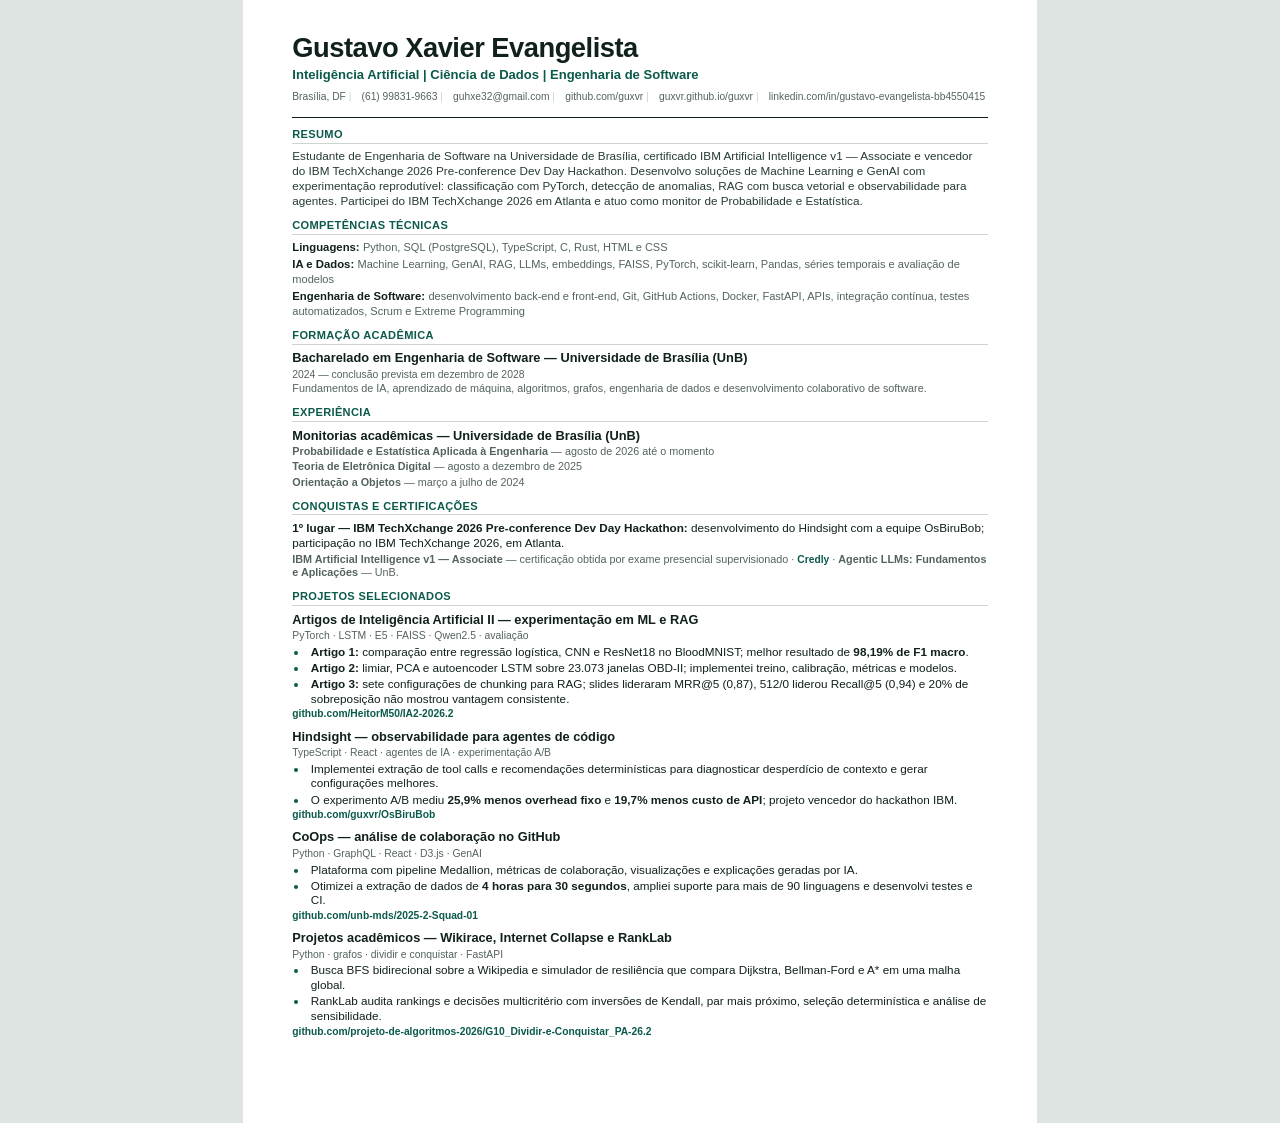
<file: resume/gustavo-xavier-cv.html>
<!doctype html>
<html lang="pt-BR">
  <head>
    <meta charset="UTF-8" />
    <meta name="viewport" content="width=device-width, initial-scale=1.0" />
    <meta name="description" content="Currículo de Gustavo Xavier Evangelista — Inteligência Artificial, Dados e Engenharia de Software." />
    <title>Gustavo Xavier Evangelista — Currículo</title>
    <style>
      :root {
        --ink: #10201d;
        --muted: #53635e;
        --line: #ccd5d1;
        --accent: #0b5a4b;
      }

      * { box-sizing: border-box; }

      @page { size: A4; margin: 0; }

      html { background: #dde4e1; }

      body {
        width: 210mm;
        min-height: 297mm;
        margin: 0 auto;
        padding: 9mm 13mm 8mm;
        background: #fff;
        color: var(--ink);
        font-family: Arial, Helvetica, sans-serif;
        font-size: 8.8pt;
        line-height: 1.27;
        -webkit-font-smoothing: antialiased;
      }

      a { color: inherit; text-decoration: none; }

      .header {
        padding-bottom: 3.2mm;
        border-bottom: 1.5px solid var(--ink);
      }

      h1 { margin: 0; font-size: 20.5pt; line-height: 1; letter-spacing: -.5px; }
      .headline { margin: 1.5mm 0 0; color: var(--accent); font-size: 9.8pt; font-weight: 700; }

      .contact {
        display: flex;
        flex-wrap: wrap;
        gap: .8mm 2.7mm;
        margin-top: 1.8mm;
        color: var(--muted);
        font-size: 7.7pt;
      }
      .contact span:not(:last-child)::after,
      .contact a:not(:last-child)::after { content: "  |"; color: var(--line); }
      .contact a { border-bottom: .5px solid transparent; }
      .contact a:hover { border-color: currentColor; }

      section { margin-top: 3mm; }
      h2 {
        margin: 0 0 1.5mm;
        padding-bottom: .7mm;
        border-bottom: 1px solid var(--line);
        color: var(--accent);
        font-size: 8.3pt;
        line-height: 1;
        letter-spacing: .35px;
        text-transform: uppercase;
      }

      p { margin: 0; }
      .summary { max-width: 180mm; color: #263b35; }

      .skills { display: grid; gap: .5mm; }
      .skill strong { font-size: 8.5pt; }
      .skill span { color: var(--muted); font-size: 8.3pt; }

      h3 { margin: 0; font-size: 9.6pt; line-height: 1.2; }
      .period, .tech { display: block; margin-top: .5mm; color: var(--muted); font-size: 7.8pt; }
      .education-detail { margin-top: .45mm; color: var(--muted); font-size: 8.1pt; }

      .project { margin-top: 1.9mm; break-inside: avoid; }
      .project:first-of-type { margin-top: 0; }
      .project-link { color: var(--accent); font-size: 7.7pt; font-weight: 700; }
      ul { margin: .7mm 0 0; padding-left: 4.2mm; }
      li { margin: .3mm 0 0; padding-left: .7mm; }
      li::marker { color: var(--accent); }

      .research-row p { margin-top: .5mm; color: var(--muted); }
      .research-row .project-link { display: inline-block; margin-top: .5mm; }

      @media print {
        html { background: #fff; }
        body { margin: 0; print-color-adjust: exact; -webkit-print-color-adjust: exact; }
      }
    </style>
  </head>
  <body>
    <header class="header">
      <h1>Gustavo Xavier Evangelista</h1>
      <p class="headline">Inteligência Artificial | Ciência de Dados | Engenharia de Software</p>
      <div class="contact" aria-label="Contato">
        <span>Brasília, DF</span>
        <a href="tel:+5561998319663">(61) 99831-9663</a>
        <a href="mailto:guhxe32@gmail.com">guhxe32@gmail.com</a>
        <a href="https://github.com/guxvr">github.com/guxvr</a>
        <a href="https://guxvr.github.io/guxvr/">guxvr.github.io/guxvr</a>
        <a href="https://www.linkedin.com/in/gustavo-evangelista-bb4550415/">linkedin.com/in/gustavo-evangelista-bb4550415</a>
      </div>
    </header>

    <main>
      <section aria-labelledby="resumo">
        <h2 id="resumo">Resumo</h2>
        <p class="summary">
          Estudante de Engenharia de Software na Universidade de Brasília, certificado IBM Artificial Intelligence
          v1 — Associate e vencedor do IBM TechXchange 2026 Pre-conference Dev Day Hackathon. Desenvolvo soluções de
          Machine Learning e GenAI com experimentação reprodutível: classificação com PyTorch, detecção de anomalias,
          RAG com busca vetorial e observabilidade para agentes. Participei do IBM TechXchange 2026 em Atlanta e atuo
          como monitor de Probabilidade e Estatística.
        </p>
      </section>

      <section aria-labelledby="competencias">
        <h2 id="competencias">Competências técnicas</h2>
        <div class="skills">
          <div class="skill"><strong>Linguagens:</strong> <span>Python, SQL (PostgreSQL), TypeScript, C, Rust, HTML e CSS</span></div>
          <div class="skill"><strong>IA e Dados:</strong> <span>Machine Learning, GenAI, RAG, LLMs, embeddings, FAISS, PyTorch, scikit-learn, Pandas, séries temporais e avaliação de modelos</span></div>
          <div class="skill"><strong>Engenharia de Software:</strong> <span>desenvolvimento back-end e front-end, Git, GitHub Actions, Docker, FastAPI, APIs, integração contínua, testes automatizados, Scrum e Extreme Programming</span></div>
        </div>
      </section>

      <section aria-labelledby="formacao">
        <h2 id="formacao">Formação acadêmica</h2>
        <div class="education-row">
          <h3>Bacharelado em Engenharia de Software — Universidade de Brasília (UnB)</h3>
          <span class="period">2024 — conclusão prevista em dezembro de 2028</span>
        </div>
        <p class="education-detail">Fundamentos de IA, aprendizado de máquina, algoritmos, grafos, engenharia de dados e desenvolvimento colaborativo de software.</p>
      </section>

      <section aria-labelledby="experiencia">
        <h2 id="experiencia">Experiência</h2>
        <h3>Monitorias acadêmicas — Universidade de Brasília (UnB)</h3>
        <p class="education-detail"><strong>Probabilidade e Estatística Aplicada à Engenharia</strong> — agosto de 2026 até o momento</p>
        <p class="education-detail"><strong>Teoria de Eletrônica Digital</strong> — agosto a dezembro de 2025</p>
        <p class="education-detail"><strong>Orientação a Objetos</strong> — março a julho de 2024</p>
      </section>

      <section aria-labelledby="conquistas">
        <h2 id="conquistas">Conquistas e certificações</h2>
        <p><strong>1º lugar — IBM TechXchange 2026 Pre-conference Dev Day Hackathon:</strong> desenvolvimento do Hindsight com a equipe OsBiruBob; participação no IBM TechXchange 2026, em Atlanta.</p>
        <p class="education-detail"><strong>IBM Artificial Intelligence v1 — Associate</strong> — certificação obtida por exame presencial supervisionado · <a class="project-link" href="https://www.credly.com/badges/b7a9377f-bfa8-40fb-81f2-3b67e5ed50d9/linked_in_profile">Credly</a> · <strong>Agentic LLMs: Fundamentos e Aplicações</strong> — UnB.</p>
      </section>

      <section aria-labelledby="projetos">
        <h2 id="projetos">Projetos selecionados</h2>

        <article class="project">
          <div class="project-head">
            <h3>Artigos de Inteligência Artificial II — experimentação em ML e RAG</h3>
            <span class="tech">PyTorch · LSTM · E5 · FAISS · Qwen2.5 · avaliação</span>
          </div>
          <ul>
            <li><strong>Artigo 1:</strong> comparação entre regressão logística, CNN e ResNet18 no BloodMNIST; melhor resultado de <strong>98,19% de F1 macro</strong>.</li>
            <li><strong>Artigo 2:</strong> limiar, PCA e autoencoder LSTM sobre 23.073 janelas OBD-II; implementei treino, calibração, métricas e modelos.</li>
            <li><strong>Artigo 3:</strong> sete configurações de chunking para RAG; slides lideraram MRR@5 (0,87), 512/0 liderou Recall@5 (0,94) e 20% de sobreposição não mostrou vantagem consistente.</li>
          </ul>
          <a class="project-link" href="https://github.com/HeitorM50/IA2-2026.2">github.com/HeitorM50/IA2-2026.2</a>
        </article>

        <article class="project">
          <div class="project-head">
            <h3>Hindsight — observabilidade para agentes de código</h3>
            <span class="tech">TypeScript · React · agentes de IA · experimentação A/B</span>
          </div>
          <ul>
            <li>Implementei extração de tool calls e recomendações determinísticas para diagnosticar desperdício de contexto e gerar configurações melhores.</li>
            <li>O experimento A/B mediu <strong>25,9% menos overhead fixo</strong> e <strong>19,7% menos custo de API</strong>; projeto vencedor do hackathon IBM.</li>
          </ul>
          <a class="project-link" href="https://github.com/guxvr/OsBiruBob">github.com/guxvr/OsBiruBob</a>
        </article>

        <article class="project">
          <div class="project-head">
            <h3>CoOps — análise de colaboração no GitHub</h3>
            <span class="tech">Python · GraphQL · React · D3.js · GenAI</span>
          </div>
          <ul>
            <li>Plataforma com pipeline Medallion, métricas de colaboração, visualizações e explicações geradas por IA.</li>
            <li>Otimizei a extração de dados de <strong>4 horas para 30 segundos</strong>, ampliei suporte para mais de 90 linguagens e desenvolvi testes e CI.</li>
          </ul>
          <a class="project-link" href="https://github.com/unb-mds/2025-2-Squad-01">github.com/unb-mds/2025-2-Squad-01</a>
        </article>

        <article class="project">
          <div class="project-head">
            <h3>Projetos acadêmicos — Wikirace, Internet Collapse e RankLab</h3>
            <span class="tech">Python · grafos · dividir e conquistar · FastAPI</span>
          </div>
          <ul>
            <li>Busca BFS bidirecional sobre a Wikipedia e simulador de resiliência que compara Dijkstra, Bellman-Ford e A* em uma malha global.</li>
            <li>RankLab audita rankings e decisões multicritério com inversões de Kendall, par mais próximo, seleção determinística e análise de sensibilidade.</li>
          </ul>
          <a class="project-link" href="https://github.com/projeto-de-algoritmos-2026/G10_Dividir-e-Conquistar_PA-26.2">github.com/projeto-de-algoritmos-2026/G10_Dividir-e-Conquistar_PA-26.2</a>
        </article>
      </section>
    </main>

  </body>
</html>
</file>
<file: styles.css>
:root {
  --bg: #fff8f6;
  --page-background: none;
  --surface: #ffffff;
  --surface-soft: #f8ecea;
  --text: #2b0b0e;
  --muted: #72545b;
  --line: rgba(43, 11, 14, 0.16);
  --primary: #d91f32;
  --primary-strong: #a80f20;
  --accent: #f23846;
  --secondary-accent: #b64b55;
  --mint: #d91f32;
  --ink-on-dark: #fff8f8;
  --data-bg: #ffffff;
  --data-grid: rgba(217, 31, 50, 0.07);
  --data-text: #2b0b0e;
  --data-muted: #79565c;
  --data-node: #d91f32;
  --data-node-soft: #b64b55;
  --data-highlight: #f23846;
  --data-line: rgba(217, 31, 50, 0.28);
  --dark-panel: #1a1b20;
  --dark-panel-soft: #222329;
  --dark-panel-text: #f8f8fa;
  --dark-panel-muted: #b9bac0;
  --dark-panel-line: rgba(248, 248, 250, 0.14);
  --mono: "DM Mono", monospace;
  --sans: "Manrope", system-ui, sans-serif;
  --shadow: 0 24px 70px rgba(75, 23, 28, 0.12);
  color-scheme: light;
}

[data-theme="dark"] {
  --bg: #17181c;
  --page-background: linear-gradient(135deg, #101114 0%, #18191d 48%, #25262b 100%);
  --surface: #1a1b20;
  --surface-soft: #222329;
  --text: #f8f8fa;
  --muted: #b9bac0;
  --line: rgba(248, 248, 250, 0.18);
  --primary: #f23846;
  --primary-strong: #d91f32;
  --accent: #f23846;
  --secondary-accent: #b64b55;
  --mint: #f23846;
  --ink-on-dark: #fff8f8;
  --data-bg: #1a1b20;
  --data-grid: rgba(248, 248, 250, 0.045);
  --data-text: #f8f8fa;
  --data-muted: #b9bac0;
  --data-node: #f23846;
  --data-node-soft: #b64b55;
  --data-highlight: #ff727b;
  --data-line: rgba(242, 56, 70, 0.55);
  --shadow: 0 24px 80px rgba(0, 0, 0, 0.3);
  color-scheme: dark;
}

* { box-sizing: border-box; }
[hidden] { display: none !important; }
html { scroll-behavior: smooth; scroll-padding-top: 88px; }
body {
  margin: 0;
  overflow-x: hidden;
  background-color: var(--bg);
  background-image: var(--page-background);
  background-attachment: fixed;
  color: var(--text);
  font-family: var(--sans);
  font-size: 16px;
  line-height: 1.65;
  -webkit-font-smoothing: antialiased;
  transition: color 180ms ease;
}
body.is-loading { overflow: hidden; }
a { color: inherit; }
button, a { -webkit-tap-highlight-color: transparent; }
svg { display: block; }
.container { width: min(1180px, calc(100% - 48px)); margin-inline: auto; }
.section { padding: 128px 0; }
.skip-link {
  position: fixed; top: 12px; left: 12px; z-index: 1000; transform: translateY(-160%);
  padding: 10px 16px; border-radius: 8px; background: var(--accent); color: var(--ink-on-dark); font-weight: 800;
}
.skip-link:focus { transform: none; }

.scroll-progress { position: fixed; inset: 0 0 auto; z-index: 1001; height: 2px; pointer-events: none; }
.scroll-progress span { display: block; width: 100%; height: 100%; background: var(--accent); box-shadow: 0 0 12px color-mix(in srgb, var(--accent) 55%, transparent); transform: scaleX(0); transform-origin: left; }

.preloader { display: none; }
.js .preloader {
  position: fixed; inset: 0; z-index: 2000; display: grid; place-items: center; overflow: hidden;
  background: var(--dark-panel); color: var(--dark-panel-text); clip-path: inset(0); transition: clip-path 780ms cubic-bezier(.76, 0, .24, 1);
}
.js .preloader.is-leaving { clip-path: inset(0 0 100% 0); }
.js .preloader.is-hidden { display: none; }
.preloader-grid { position: absolute; inset: 0; background-image: linear-gradient(rgba(242,56,70,.05) 1px, transparent 1px), linear-gradient(90deg, rgba(242,56,70,.05) 1px, transparent 1px); background-size: 42px 42px; mask-image: radial-gradient(circle at center, black, transparent 72%); }
.preloader-content { position: relative; width: min(410px, calc(100% - 48px)); }
.preloader-mark { width: 64px; height: 64px; margin-bottom: 50px; }
.preloader-mark img { width: 100%; height: 100%; }
.preloader-sequence { display: flex; align-items: end; justify-content: space-between; gap: 20px; }
.preloader-sequence span { font-size: clamp(30px, 7vw, 54px); line-height: 1; letter-spacing: -.05em; }
.preloader-sequence strong { color: var(--accent); font: 400 13px var(--mono); }
.preloader-track { height: 2px; margin-top: 24px; overflow: hidden; background: rgba(255,255,255,.11); }
.preloader-track i { display: block; width: 100%; height: 100%; background: var(--mint); transform: scaleX(0); transform-origin: left; transition: transform 260ms ease; }
.preloader-content > p { margin: 14px 0 0; color: var(--dark-panel-muted); font: 400 9px var(--mono); letter-spacing: .1em; text-transform: uppercase; }

.data-cursor { display: none; }
@media (hover: hover) and (pointer: fine) {
  body.has-custom-cursor, body.has-custom-cursor a, body.has-custom-cursor button { cursor: none; }
  .data-cursor {
    position: fixed; z-index: 1900; display: block; top: 0; left: 0; width: 28px; height: 28px;
    margin: -14px 0 0 -14px; color: var(--primary); pointer-events: none; opacity: 0;
    transition: opacity 120ms ease, color 160ms ease; will-change: transform;
  }
  .data-cursor::before, .data-cursor::after {
    content: ""; position: absolute; top: 50%; left: 50%; opacity: .72;
    transition: transform 180ms cubic-bezier(.2,.8,.2,1), opacity 180ms ease;
  }
  .data-cursor::before {
    width: 26px; height: 1px; transform: translate(-50%, -50%);
    background: linear-gradient(90deg, currentColor 0 27%, transparent 27% 73%, currentColor 73%);
  }
  .data-cursor::after {
    width: 1px; height: 26px; transform: translate(-50%, -50%);
    background: linear-gradient(180deg, currentColor 0 27%, transparent 27% 73%, currentColor 73%);
  }
  .data-cursor-node {
    position: absolute; top: 50%; left: 50%; width: 6px; height: 6px;
    background: var(--accent); box-shadow: 0 0 0 1px color-mix(in srgb, var(--bg) 55%, transparent);
    transform: translate(-50%, -50%) rotate(45deg);
    transition: width 180ms ease, height 180ms ease, background 180ms ease, transform 100ms ease;
  }
  .data-cursor.is-visible { opacity: 1; }
  .data-cursor.is-interactive { color: var(--accent); }
  .data-cursor.is-interactive::before { opacity: 1; transform: translate(-50%, -50%) scaleX(1.4); }
  .data-cursor.is-interactive::after { opacity: 1; transform: translate(-50%, -50%) scaleY(1.4); }
  .data-cursor.is-interactive .data-cursor-node { width: 12px; height: 12px; background: transparent; border: 1px solid var(--accent); }
  .data-cursor.is-pressed .data-cursor-node { transform: translate(-50%, -50%) rotate(45deg) scale(.7); }
}

.site-header {
  position: fixed; inset: 0 0 auto; z-index: 100; height: 76px;
  border-bottom: 1px solid transparent; transition: background 180ms ease, border-color 180ms ease;
}
.site-header.scrolled { background: color-mix(in srgb, var(--bg) 88%, transparent); border-color: var(--line); backdrop-filter: blur(16px); }
.nav-wrap { height: 100%; display: flex; align-items: center; justify-content: space-between; }
.brand { display: inline-flex; align-items: center; gap: 12px; text-decoration: none; font-size: 14px; font-weight: 800; }
.brand-mark {
  display: block; width: 38px; height: 38px; transition: transform 220ms cubic-bezier(.2,.8,.2,1);
}
.brand:hover .brand-mark { transform: rotate(-3deg) scale(1.06); }
.site-nav { display: flex; align-items: center; gap: 34px; }
.site-nav > a { text-decoration: none; font-size: 13px; font-weight: 700; }
.site-nav > a::after { content: ""; display: block; width: 0; height: 1px; background: currentColor; transition: width 180ms ease; }
.site-nav > a:hover::after, .site-nav > a:focus-visible::after { width: 100%; }
.site-nav > a.is-active { color: var(--primary); }
.language-switcher { display: flex; padding: 3px; border: 1px solid var(--line); border-radius: 999px; background: var(--surface-soft); }
.language-switcher button {
  min-width: 34px; height: 28px; padding: 0 8px; border: 0; border-radius: 999px; background: transparent;
  color: var(--muted); font: 500 9px var(--mono); letter-spacing: .05em; cursor: pointer;
  transition: background 160ms ease, color 160ms ease, box-shadow 160ms ease;
}
.language-switcher button:hover { color: var(--text); }
.language-switcher button:focus-visible { outline: 2px solid var(--accent); outline-offset: 2px; }
.language-switcher button.is-active { background: var(--surface); color: var(--primary); box-shadow: 0 2px 8px color-mix(in srgb, var(--text) 10%, transparent); }
.theme-toggle {
  display: grid; place-items: center; width: 38px; height: 38px; padding: 0; border: 1px solid var(--line);
  border-radius: 50%; background: transparent; color: var(--text); cursor: pointer;
}
.theme-toggle svg { width: 17px; fill: none; stroke: currentColor; stroke-width: 1.7; stroke-linecap: round; }
.theme-moon, [data-theme="dark"] .theme-sun { display: none !important; }
[data-theme="dark"] .theme-moon { display: block !important; }
.nav-toggle { display: none; }

.hero { position: relative; min-height: 760px; padding: 158px 0 86px; overflow: hidden; }
.hero::before {
  content: ""; position: absolute; width: 680px; height: 680px; top: -280px; right: -170px; border-radius: 50%;
  background: radial-gradient(circle, color-mix(in srgb, var(--accent) 22%, transparent), transparent 68%); pointer-events: none;
}
.hero-grid { display: grid; grid-template-columns: 1.08fr .92fr; align-items: center; gap: 80px; }
.eyebrow {
  margin: 0 0 20px; color: var(--primary); font: 500 12px/1.4 var(--mono); letter-spacing: .12em; text-transform: uppercase;
}
.status-dot { display: inline-block; width: 7px; height: 7px; margin-right: 8px; border-radius: 50%; background: var(--primary); box-shadow: 0 0 0 5px color-mix(in srgb, var(--primary) 14%, transparent); }
.hero h1, .section-heading h2, .about-title h2, .contact-panel h2 {
  margin: 0; font-size: clamp(42px, 5.7vw, 76px); line-height: 1.04; letter-spacing: -.055em; font-weight: 600;
}
.hero h1 span { color: var(--primary); }
.hero-intro { max-width: 690px; margin: 30px 0 0; color: var(--muted); font-size: 18px; line-height: 1.8; }
.hero-intro strong { color: var(--text); font-weight: 700; }
.hero-actions { display: flex; flex-wrap: wrap; gap: 12px; margin-top: 36px; }
.button {
  display: inline-flex; align-items: center; justify-content: center; gap: 12px; min-height: 52px; padding: 0 22px;
  border: 1px solid transparent; border-radius: 999px; text-decoration: none; font-size: 13px; font-weight: 800; transition: 180ms ease;
}
.button svg { width: 18px; fill: none; stroke: currentColor; stroke-width: 1.8; stroke-linecap: round; }
.button-primary { background: var(--primary); color: var(--ink-on-dark); }
.button-primary:hover { transform: translateY(-2px); background: var(--primary-strong); color: var(--ink-on-dark); }
.button-ghost { border-color: var(--line); }
.button-ghost:hover { border-color: var(--text); }
.hero-meta { display: flex; flex-wrap: wrap; gap: 24px; margin: 38px 0 0; padding: 0; list-style: none; color: var(--muted); font: 400 11px/1.4 var(--mono); text-transform: uppercase; letter-spacing: .07em; }
.hero-meta li + li::before { content: "•"; margin-right: 24px; color: var(--primary); }

.hero-visual {
  position: relative; min-height: 510px; overflow: hidden; border: 1px solid var(--data-line); border-radius: 3px;
  background: var(--data-bg); color: var(--data-text); box-shadow: var(--shadow); transform: perspective(1000px) rotateX(var(--tilt-x, 0deg)) rotateY(var(--tilt-y, 0deg)); transform-style: preserve-3d; transition: transform 220ms ease-out;
}
.hero-visual::after { content: ""; position: absolute; inset: 0; background-image: linear-gradient(var(--data-grid) 1px, transparent 1px), linear-gradient(90deg, var(--data-grid) 1px, transparent 1px); background-size: 32px 32px; pointer-events: none; }
.visual-topline { position: relative; z-index: 2; display: flex; justify-content: space-between; padding: 18px 20px; border-bottom: 1px solid var(--data-line); color: var(--data-muted); font: 400 10px/1.4 var(--mono); text-transform: uppercase; letter-spacing: .08em; }
.running { display: inline-flex; align-items: center; gap: 7px; color: var(--mint); }
.running i { width: 6px; height: 6px; border-radius: 50%; background: var(--mint); box-shadow: 0 0 10px var(--mint); }
.network-stage { position: relative; z-index: 1; padding: 20px 12px 0; }
.network-stage svg { width: 100%; overflow: visible; }
.net-lines { fill: none; stroke-width: 1.15; }
.net-nodes circle { fill: var(--data-bg); stroke: var(--data-node); stroke-width: 1.4; }
.net-nodes .node-main { fill: var(--data-node); }
.net-nodes .node-accent { fill: var(--data-highlight); stroke: var(--data-highlight); }
.net-labels { fill: var(--data-muted); font: 400 9px var(--mono); letter-spacing: .12em; }
.data-packets circle { fill: var(--accent); filter: url(#glow); }
.visual-result { position: absolute; z-index: 3; inset: auto 24px 24px; display: flex; align-items: end; justify-content: space-between; padding-top: 18px; border-top: 1px solid var(--data-line); }
.visual-result span { display: block; color: var(--data-muted); font: 400 9px var(--mono); letter-spacing: .1em; text-transform: uppercase; }
.visual-result strong { display: block; margin-top: 3px; color: var(--accent); font-size: 38px; line-height: 1; letter-spacing: -.05em; }
.visual-result p { margin: 0; color: var(--data-muted); font: 400 10px/1.6 var(--mono); text-align: right; }

.proof { border-top: 1px solid var(--line); border-bottom: 1px solid var(--line); }
.proof-grid { display: grid; grid-template-columns: repeat(3, 1fr); }
.proof-item { padding: 40px 36px; }
.proof-item + .proof-item { border-left: 1px solid var(--line); }
.proof-item strong { display: block; font-size: 38px; line-height: 1; letter-spacing: -.05em; font-weight: 600; }
.proof-item strong span { color: var(--primary); }
.proof-item p { margin: 12px 0 0; color: var(--muted); font-size: 12px; line-height: 1.55; }

.achievement { padding-block: 104px; }
.achievement-panel { position: relative; display: grid; grid-template-columns: .72fr 1.28fr; min-height: 520px; overflow: hidden; border: 1px solid var(--line); background: var(--surface); box-shadow: var(--shadow); }
.achievement-mark { position: relative; display: flex; flex-direction: column; justify-content: flex-end; min-height: 100%; overflow: hidden; padding: 48px; background: var(--dark-panel); color: var(--dark-panel-text); }
.achievement-mark::before { content: ""; position: absolute; width: 430px; height: 430px; top: -205px; left: -165px; border: 1px solid color-mix(in srgb, var(--accent) 35%, transparent); border-radius: 50%; box-shadow: 0 0 0 70px color-mix(in srgb, var(--accent) 5%, transparent), 0 0 0 140px color-mix(in srgb, var(--accent) 3%, transparent); }
.achievement-mark::after { content: "01"; position: absolute; top: 34px; right: 38px; color: color-mix(in srgb, var(--accent) 78%, white); font: 500 11px var(--mono); }
.achievement-mark span { position: relative; width: fit-content; margin-bottom: auto; padding: 8px 12px; border: 1px solid color-mix(in srgb, var(--accent) 55%, transparent); color: var(--accent); font: 500 10px var(--mono); letter-spacing: .12em; text-transform: uppercase; }
.achievement-mark strong { position: relative; font-size: clamp(78px, 10vw, 142px); line-height: .78; letter-spacing: -.09em; font-weight: 700; }
.achievement-mark i { position: relative; margin-top: 28px; color: var(--dark-panel-muted); font: normal 500 11px var(--mono); letter-spacing: .09em; text-transform: uppercase; }
.achievement-copy { min-width: 0; padding: 58px; }
.achievement-copy h2 { margin: 20px 0 28px; overflow-wrap: break-word; font-size: clamp(38px, 4.2vw, 58px); line-height: 1.04; letter-spacing: -.052em; font-weight: 600; }
.achievement-copy h2 span { color: var(--primary); }
.achievement-copy > p:not(.eyebrow) { max-width: 690px; color: var(--muted); }
.achievement-copy .achievement-lead { color: var(--text); font-size: 19px; line-height: 1.55; }
.achievement-details { display: grid; grid-template-columns: 1.25fr .75fr; gap: 22px; margin: 34px 0; padding: 25px 0; border-block: 1px solid var(--line); }
.achievement-details div { min-width: 0; }
.achievement-details dt { margin-bottom: 8px; color: var(--primary); font: 500 9px var(--mono); letter-spacing: .12em; text-transform: uppercase; }
.achievement-details dd { margin: 0; overflow-wrap: anywhere; color: var(--text); font-size: 12px; line-height: 1.65; }
.achievement-links { display: flex; align-items: center; flex-wrap: wrap; gap: 24px; }
.achievement-links .text-link { margin-top: 0; }
.techxchange-gallery { display: grid; grid-template-columns: minmax(0, 1.62fr) minmax(280px, .72fr); gap: 22px; margin-top: 22px; }
.techxchange-photo { position: relative; min-height: 460px; margin: 0; overflow: hidden; border: 1px solid var(--line); background: var(--dark-panel); box-shadow: var(--shadow); }
.techxchange-photo img { position: absolute; inset: 0; width: 100%; height: 100%; object-fit: cover; filter: saturate(.9) contrast(1.03); transition: transform 800ms cubic-bezier(.2,.7,.2,1), filter 350ms ease; }
.techxchange-photo-featured img { object-position: center; }
.techxchange-photo-team img { object-position: center; }
.techxchange-photo::after { content: ""; position: absolute; inset: 45% 0 0; background: linear-gradient(180deg, transparent, rgba(16, 10, 12, .88)); pointer-events: none; }
.techxchange-photo:hover img { transform: scale(1.025); filter: saturate(1) contrast(1.05); }
.techxchange-photo figcaption { position: absolute; z-index: 1; right: 28px; bottom: 26px; left: 28px; display: flex; align-items: flex-end; justify-content: space-between; gap: 18px; color: var(--dark-panel-text); }
.techxchange-photo figcaption span { color: var(--accent); font: 500 9px var(--mono); letter-spacing: .1em; text-transform: uppercase; }
.techxchange-photo figcaption strong { max-width: 290px; font-size: 17px; line-height: 1.25; text-align: right; }
.credential-panel { position: relative; display: grid; grid-template-columns: auto 1fr auto; gap: 28px; align-items: center; margin-top: 22px; padding: 28px 32px; overflow: hidden; border: 1px solid var(--line); background: var(--surface); color: var(--text); text-decoration: none; transition: transform 220ms ease, box-shadow 220ms ease; }
.credential-panel:hover { transform: translateY(-3px); box-shadow: var(--shadow); }
.credential-mark { display: grid; place-content: center; width: 82px; height: 82px; border: 1px solid color-mix(in srgb, var(--primary) 35%, transparent); background: var(--dark-panel); color: var(--dark-panel-text); text-align: center; }
.credential-mark strong { font-size: 24px; line-height: 1; letter-spacing: -.05em; }
.credential-mark span { margin-top: 7px; color: var(--accent); font: 500 9px var(--mono); letter-spacing: .16em; }
.credential-copy h3 { margin: 7px 0 6px; font-size: 22px; letter-spacing: -.025em; }
.credential-copy p:last-child { margin: 0; color: var(--muted); font-size: 13px; }
.credential-link { color: var(--primary); font-size: 12px; font-weight: 800; white-space: nowrap; }

.section-heading { display: grid; grid-template-columns: 1.3fr .7fr; gap: 70px; align-items: end; margin-bottom: 58px; }
.section-heading h2, .about-title h2, .contact-panel h2 { font-size: clamp(38px, 4.4vw, 58px); }
.section-heading > p { max-width: 420px; margin: 0 0 4px; color: var(--muted); }
.project-controls { display: flex; align-items: center; justify-content: space-between; gap: 24px; margin: -18px 0 28px; }
.project-filters { display: flex; flex-wrap: wrap; gap: 8px; }
.filter-chip { padding: 9px 14px; border: 1px solid var(--line); border-radius: 999px; background: transparent; color: var(--muted); font: 500 9px var(--mono); text-transform: uppercase; letter-spacing: .06em; cursor: pointer; transition: color 180ms ease, border-color 180ms ease, background 180ms ease, transform 180ms ease; }
.filter-chip:hover { color: var(--text); border-color: var(--text); transform: translateY(-1px); }
.filter-chip.is-active { border-color: var(--primary); background: var(--primary); color: var(--ink-on-dark); }
.project-controls > p { margin: 0; color: var(--muted); font: 400 10px var(--mono); text-transform: uppercase; letter-spacing: .06em; white-space: nowrap; }
.project-controls > p span { color: var(--primary); }
.project-subsection-heading { display: grid; grid-template-columns: 1fr .8fr; gap: 42px; align-items: end; margin: 50px 0 24px; padding: 24px 0 18px; border-top: 1px solid var(--line); border-bottom: 1px solid var(--line); }
.project-controls + .project-subsection-heading { margin-top: 0; }
.project-subsection-heading span { color: var(--primary); font: 500 9px var(--mono); letter-spacing: .12em; text-transform: uppercase; }
.project-subsection-heading h3 { margin: 7px 0 0; font-size: 25px; line-height: 1.1; letter-spacing: -.035em; }
.project-subsection-heading p { max-width: 520px; margin: 0; color: var(--muted); font-size: 13px; }
.article-index { grid-column: 1 / -1; display: grid; grid-template-columns: repeat(3, 1fr); gap: 10px; margin-top: 6px; }
.article-index a { display: flex; align-items: center; gap: 10px; padding: 12px 14px; border: 1px solid var(--line); color: var(--muted); text-decoration: none; font: 500 10px var(--mono); transition: color 180ms ease, border-color 180ms ease, background 180ms ease; }
.article-index a:hover { border-color: var(--primary); background: color-mix(in srgb, var(--primary) 7%, transparent); color: var(--text); }
.article-index a span { color: var(--primary); }
.project-subsection-heading-grid { grid-column: 1 / -1; margin-bottom: 0; }
.project-featured, .article-card { scroll-margin-top: 100px; }
.project-featured { position: relative; display: grid; grid-template-columns: 1.05fr .95fr; min-height: 570px; overflow: hidden; border: 1px solid var(--line); background: var(--surface); box-shadow: var(--shadow); }
.interactive-card::before { content: ""; position: absolute; z-index: 0; inset: 0; background: radial-gradient(430px circle at var(--spot-x, 50%) var(--spot-y, 50%), color-mix(in srgb, var(--primary) 8%, transparent), transparent 58%); opacity: 0; pointer-events: none; transition: opacity 260ms ease; }
.interactive-card:hover::before { opacity: 1; }
.interactive-card > * { position: relative; z-index: 1; }
.project-content { padding: 58px; }
.project-kicker { display: flex; align-items: center; gap: 14px; color: var(--muted); font: 500 10px/1.4 var(--mono); letter-spacing: .1em; text-transform: uppercase; }
.project-kicker span:first-child:not(:only-child) { color: var(--primary); }
.project-content h3, .card-body h3 { margin: 32px 0 18px; font-size: 38px; line-height: 1.1; letter-spacing: -.045em; font-weight: 600; }
.project-summary { max-width: 560px; margin: 0; color: var(--muted); font-size: 17px; }
.project-outcome { margin: 34px 0 28px; padding: 18px 0 18px 20px; border-left: 2px solid var(--accent); }
.project-outcome span { color: var(--muted); font: 500 9px var(--mono); letter-spacing: .12em; text-transform: uppercase; }
.project-outcome p { margin: 8px 0 0; font-size: 14px; }
.project-role { margin: 0 0 24px; color: var(--muted); font-size: 12px; line-height: 1.65; }
.project-role strong { color: var(--text); }
.tags { display: flex; flex-wrap: wrap; gap: 7px; margin: 0; padding: 0; list-style: none; }
.tags li { padding: 6px 10px; border: 1px solid var(--line); border-radius: 999px; color: var(--muted); font: 400 9px/1 var(--mono); text-transform: uppercase; letter-spacing: .04em; }
.text-link { display: inline-flex; align-items: center; gap: 8px; margin-top: 32px; text-decoration: none; font-size: 12px; font-weight: 800; }
.text-link::after { content: ""; width: 0; height: 1px; background: currentColor; transition: width 180ms ease; }
.text-link:hover::after { width: 24px; }
.text-link svg { width: 16px; fill: none; stroke: currentColor; stroke-width: 1.7; }

.model-comparison { display: flex; flex-direction: column; justify-content: space-between; padding: 48px; background: var(--dark-panel); color: var(--dark-panel-text); }
.chart-head { display: flex; justify-content: space-between; color: var(--dark-panel-muted); font: 400 9px var(--mono); letter-spacing: .1em; text-transform: uppercase; }
.chart-bars { margin: auto 0; }
.bar-row + .bar-row { margin-top: 34px; }
.bar-label { display: flex; justify-content: space-between; align-items: baseline; margin-bottom: 10px; }
.bar-label span { color: var(--dark-panel-muted); font-size: 12px; }
.bar-label strong { font: 500 14px var(--mono); }
.bar-track { height: 7px; overflow: hidden; border-radius: 99px; background: rgba(255,255,255,.09); }
.bar-track i { display: block; width: var(--value); height: 100%; border-radius: inherit; background: var(--secondary-accent); transform-origin: left; }
.bar-best .bar-track i { background: var(--accent); box-shadow: 0 0 18px color-mix(in srgb, var(--accent) 28%, transparent); }
.bar-best .bar-label strong { color: var(--accent); }
.chart-note { display: grid; grid-template-columns: repeat(3, 1fr); padding-top: 18px; border-top: 1px solid rgba(255,255,255,.12); color: var(--dark-panel-muted); font: 400 9px/1.4 var(--mono); text-align: center; text-transform: uppercase; }
.chart-note span + span { border-left: 1px solid rgba(255,255,255,.12); }

.project-grid { display: grid; grid-template-columns: repeat(2, 1fr); gap: 24px; margin-top: 24px; }
.research-grid { margin-top: 24px; }
.project-card { overflow: hidden; border: 1px solid var(--line); background: var(--surface); transition: transform 220ms ease, box-shadow 220ms ease; }
.project-card:hover { transform: translateY(-4px); box-shadow: var(--shadow); }
.card-visual { min-height: 290px; padding: 34px; background: var(--surface-soft); }
.project-image { position: relative; height: 290px; overflow: hidden; background: var(--dark-panel); }
.project-image::after { content: ""; position: absolute; inset: 0; background: linear-gradient(180deg, transparent 50%, rgba(16, 10, 12, .78)); pointer-events: none; }
.project-image img { width: 100%; height: 100%; object-fit: cover; filter: saturate(.82) contrast(1.04); transition: transform 700ms cubic-bezier(.2,.7,.2,1), filter 350ms ease; }
.project-image-wikirace img { object-position: center; }
.project-image-network img { object-position: center 72%; }
.project-image span { position: absolute; z-index: 2; left: 20px; bottom: 17px; color: var(--dark-panel-text); font: 500 8px var(--mono); letter-spacing: .1em; text-transform: uppercase; }
.project-card:hover .project-image img { transform: scale(1.035); filter: saturate(1) contrast(1.06); }
.mini-window { height: 100%; overflow: hidden; border: 1px solid color-mix(in srgb, var(--primary) 25%, transparent); background: var(--dark-panel); box-shadow: 0 20px 35px rgba(0,0,0,.16); }
.mini-toolbar { display: flex; align-items: center; gap: 6px; height: 35px; padding: 0 12px; border-bottom: 1px solid rgba(255,255,255,.08); color: var(--dark-panel-muted); font: 400 8px var(--mono); }
.mini-toolbar i { width: 5px; height: 5px; border-radius: 50%; background: var(--secondary-accent); }
.mini-toolbar span { margin-left: auto; }
.mini-window svg { width: 100%; height: 210px; }
.coops-links { fill: none; stroke: color-mix(in srgb, var(--primary) 45%, transparent); stroke-width: 1; }
.coops-nodes circle { fill: var(--dark-panel-soft); stroke: var(--primary); stroke-width: 1.2; }
.coops-nodes circle:nth-child(4) { fill: var(--accent); stroke: var(--accent); }
.visual-hindsight { display: grid; place-items: center; background: #f2dfdd; }
[data-theme="dark"] .visual-hindsight { background: var(--dark-panel-soft); }
.context-meter { width: min(380px, 100%); padding: 28px; background: #fff8f6; color: #2b0b0e; box-shadow: 0 20px 35px rgba(75,23,28,.11); }
.meter-head, .meter-foot { display: flex; justify-content: space-between; font: 400 8px var(--mono); text-transform: uppercase; letter-spacing: .08em; color: #72545b; }
.meter-value { display: flex; align-items: center; gap: 10px; margin: 20px 0; }
.meter-value strong { font-size: 46px; line-height: 1; letter-spacing: -.06em; }
.meter-value i { color: #d91f32; font: normal 24px var(--mono); }
.meter-track { height: 8px; margin-bottom: 12px; border-radius: 99px; background: #ead1d0; }
.meter-track span { display: block; width: 74.1%; height: 100%; border-radius: inherit; background: #d91f32; }
.card-body { padding: 38px; }
.card-body h3 { margin-top: 24px; font-size: 31px; }
.card-body > p { color: var(--muted); font-size: 14px; }
.card-body .award-badge { width: fit-content; margin: 0 0 20px; padding: 7px 10px; border: 1px solid color-mix(in srgb, var(--primary) 35%, transparent); color: var(--primary); font: 500 8px var(--mono); letter-spacing: .09em; text-transform: uppercase; }
.card-body .card-result { margin: 22px 0; padding-top: 20px; border-top: 1px solid var(--line); color: var(--text); }
.card-body .project-role { margin: -8px 0 22px; font-size: 11px; }
.card-links { display: flex; gap: 26px; }
.project-card-small { position: relative; min-height: 420px; padding-top: 18px; }
.project-card-small .card-body { display: flex; flex-direction: column; height: 100%; padding-top: 18px; }
.project-card-small .text-link { margin-top: auto; padding-top: 28px; }
.project-card-small .article-links { margin-top: auto; padding-top: 28px; }
.project-card-small .article-links .text-link { margin-top: 0; padding-top: 0; }
.article-card { min-height: 610px; }
.article-card .card-result { border-left: 2px solid var(--accent); padding: 16px 0 0 17px; }
.card-index { padding: 16px 38px 0; color: var(--primary); font: 500 11px var(--mono); }
.project-card-wide { grid-column: 1 / -1; display: grid; grid-template-columns: 1fr .92fr; min-height: 430px; }
.project-card-wide .card-body { display: flex; flex-direction: column; justify-content: center; padding: 52px; }
.project-card-wide .card-result { margin-bottom: 22px; }
.compiler-visual { display: grid; place-items: center; padding: 42px; background: var(--dark-panel-soft); color: var(--dark-panel-text); }
.compiler-terminal { width: 100%; overflow: hidden; border: 1px solid color-mix(in srgb, var(--primary) 28%, transparent); background: var(--dark-panel); box-shadow: 0 22px 40px rgba(0,0,0,.22); }
.terminal-head { display: flex; justify-content: space-between; padding: 12px 16px; border-bottom: 1px solid rgba(255,255,255,.08); color: var(--dark-panel-muted); font: 400 8px var(--mono); text-transform: uppercase; letter-spacing: .08em; }
.compiler-flow { display: flex; align-items: center; justify-content: center; gap: 9px; padding: 28px 14px; border-bottom: 1px solid rgba(255,255,255,.08); }
.compiler-flow span { padding: 7px 9px; border: 1px solid color-mix(in srgb, var(--primary) 30%, transparent); border-radius: 3px; color: var(--dark-panel-muted); font: 400 8px var(--mono); }
.compiler-flow span:last-child { border-color: var(--accent); color: var(--accent); }
.compiler-flow i { color: var(--secondary-accent); font: normal 10px var(--mono); }
.compiler-terminal pre { margin: 0; padding: 25px 22px; color: var(--dark-panel-muted); font: 400 10px/1.85 var(--mono); }
.compiler-terminal code b { color: var(--mint); font-weight: 400; }
.compiler-terminal code em { color: var(--accent); font-style: normal; }
.terminal-result { display: flex; align-items: center; gap: 8px; padding: 13px 16px; border-top: 1px solid rgba(255,255,255,.08); color: var(--dark-panel-muted); font: 400 8px var(--mono); text-transform: uppercase; }
.terminal-result i { width: 6px; height: 6px; border-radius: 50%; background: var(--mint); box-shadow: 0 0 9px var(--mint); }
.terminal-result strong { margin-left: auto; color: var(--dark-panel-text); font-weight: 500; }

.about { background: var(--surface); border-block: 1px solid var(--line); }
.about-grid { display: grid; grid-template-columns: .82fr 1.18fr; gap: 105px; }
.about-title { position: sticky; top: 118px; align-self: start; }
.about-copy > p { color: var(--muted); }
.about-copy .about-lead { margin-top: 0; color: var(--text); font-size: 23px; line-height: 1.55; letter-spacing: -.02em; }
.principles { margin-top: 48px; border-top: 1px solid var(--line); }
.principles article { display: grid; grid-template-columns: 44px 1fr; gap: 18px; padding: 23px 0; border-bottom: 1px solid var(--line); }
.principles article > span { color: var(--primary); font: 500 10px var(--mono); }
.principles h3 { margin: 0 0 4px; font-size: 15px; }
.principles p { margin: 0; color: var(--muted); font-size: 13px; }
.stack { margin-top: 100px; padding-top: 32px; border-top: 1px solid var(--line); }
.stack-label { margin: 0 0 28px; color: var(--muted); font: 500 10px var(--mono); letter-spacing: .1em; text-transform: uppercase; }
.stack-groups { display: grid; grid-template-columns: repeat(3, 1fr); gap: 34px; }
.stack-groups span { color: var(--primary); font: 500 10px var(--mono); text-transform: uppercase; }
.stack-groups p { margin: 9px 0 0; font-size: 13px; }

.contact { padding-bottom: 70px; }
.contact-panel { position: relative; display: grid; grid-template-columns: 1.2fr .8fr; gap: 70px; overflow: hidden; padding: 68px; background: var(--dark-panel); color: var(--ink-on-dark); }
.contact-panel::before { content: ""; position: absolute; width: 450px; height: 450px; right: -160px; bottom: -280px; border-radius: 50%; border: 1px solid color-mix(in srgb, var(--accent) 32%, transparent); box-shadow: 0 0 0 60px color-mix(in srgb, var(--accent) 4%, transparent), 0 0 0 120px color-mix(in srgb, var(--accent) 2%, transparent); }
.contact-panel .eyebrow { color: var(--accent); }
.contact-panel h2 { font-size: clamp(36px, 4vw, 54px); }
.contact-side { position: relative; z-index: 1; align-self: end; }
.contact-side p { margin: 0 0 28px; color: var(--dark-panel-muted); }
.button-light { background: var(--accent); color: var(--ink-on-dark); }
.button-light:hover { transform: translateY(-2px); background: var(--primary-strong); }
.contact-links { position: relative; z-index: 1; grid-column: 1 / -1; display: flex; gap: 30px; margin-top: 12px; padding-top: 25px; border-top: 1px solid rgba(255,255,255,.16); }
.contact-links a { color: var(--dark-panel-muted); text-decoration: none; font: 400 10px var(--mono); }
.contact-links a:hover { color: var(--accent); }

.site-footer { padding: 28px 0; border-top: 1px solid var(--line); color: var(--muted); font: 400 10px var(--mono); text-transform: uppercase; letter-spacing: .05em; }
.site-footer .container { display: flex; justify-content: space-between; align-items: center; }
.site-footer p { margin: 0; }
.site-footer a { text-decoration: none; }

.js .reveal { opacity: 0; transform: translateY(22px); transition: opacity 650ms ease, transform 650ms cubic-bezier(.2,.7,.2,1); }
.js .reveal.visible { opacity: 1; transform: none; }
.js .bar-track i { transform: scaleX(0); transition: transform 900ms cubic-bezier(.2,.7,.2,1) 250ms; }
.js .project-featured.visible .bar-track i { transform: scaleX(1); }

@media (max-width: 980px) {
  .hero-grid { grid-template-columns: 1fr; gap: 55px; }
  .hero { padding-top: 135px; }
  .hero-copy { max-width: 760px; }
  .hero-visual { min-height: 500px; max-width: 650px; }
  .section-heading, .about-grid { grid-template-columns: 1fr; gap: 35px; }
  .project-featured { grid-template-columns: 1fr; }
  .achievement-panel { grid-template-columns: 1fr; }
  .achievement-mark { min-height: 380px; }
  .achievement-details { grid-template-columns: 1fr 1fr; }
  .techxchange-gallery { grid-template-columns: minmax(0, 1.35fr) minmax(240px, .75fr); }
  .techxchange-photo { min-height: 390px; }
  .credential-panel { grid-template-columns: auto 1fr; }
  .credential-link { grid-column: 2; }
  .model-comparison { min-height: 470px; }
  .about-title { position: static; }
  .about-copy { max-width: 740px; }
  .contact-panel { grid-template-columns: 1fr; gap: 34px; }
}

@media (max-width: 720px) {
  .container { width: min(100% - 32px, 1180px); }
  .section { padding: 88px 0; }
  .site-header { height: 68px; }
  .brand-name { display: none; }
  .nav-toggle { display: grid; place-content: center; gap: 6px; width: 42px; height: 42px; padding: 0; border: 1px solid var(--line); border-radius: 50%; background: var(--bg); color: var(--text); }
  .nav-toggle span { width: 16px; height: 1px; background: currentColor; transition: transform 180ms ease; }
  .nav-toggle[aria-expanded="true"] span:first-child { transform: translateY(3.5px) rotate(45deg); }
  .nav-toggle[aria-expanded="true"] span:last-child { transform: translateY(-3.5px) rotate(-45deg); }
  .site-nav { position: fixed; inset: 68px 16px auto; display: none; flex-direction: column; align-items: stretch; gap: 0; padding: 18px; border: 1px solid var(--line); background: var(--surface); box-shadow: var(--shadow); }
  .site-nav.open { display: flex; }
  .site-nav > a { padding: 14px 4px; border-bottom: 1px solid var(--line); }
  .language-switcher { width: fit-content; margin-top: 14px; }
  .theme-toggle { margin-top: 14px; }
  .hero { min-height: auto; padding: 118px 0 72px; }
  .hero-grid { gap: 48px; }
  .hero h1 { font-size: clamp(40px, 13vw, 60px); }
  .hero-intro { font-size: 16px; }
  .hero-meta { display: block; }
  .hero-meta li + li { margin-top: 10px; }
  .hero-meta li + li::before { display: none; }
  .hero-visual { min-height: 430px; }
  .visual-result strong { font-size: 31px; }
  .proof-grid { grid-template-columns: 1fr; }
  .proof-item { padding: 28px 8px; }
  .proof-item + .proof-item { border-left: 0; border-top: 1px solid var(--line); }
  .proof-item p br { display: none; }
  .achievement { padding-block: 72px; }
  .achievement-mark { min-height: 300px; padding: 32px 25px; }
  .achievement-mark strong { font-size: 86px; }
  .achievement-copy { padding: 38px 25px; }
  .achievement-copy h2 { font-size: 36px; }
  .achievement-copy h2 br { display: none; }
  .achievement-copy .achievement-lead { font-size: 17px; }
  .achievement-details { grid-template-columns: 1fr; }
  .achievement-links { align-items: flex-start; flex-direction: column; gap: 18px; }
  .techxchange-gallery { grid-template-columns: 1fr; }
  .techxchange-photo { min-height: 0; aspect-ratio: 16 / 10; }
  .techxchange-photo-team { aspect-ratio: 1032 / 1600; }
  .techxchange-photo figcaption { right: 20px; bottom: 20px; left: 20px; }
  .techxchange-photo figcaption strong { max-width: 220px; font-size: 15px; }
  .credential-panel { grid-template-columns: 1fr; padding: 25px; }
  .credential-mark { width: 70px; height: 70px; }
  .credential-link { grid-column: auto; }
  .section-heading { margin-bottom: 38px; }
  .project-controls { align-items: flex-start; flex-direction: column; margin-top: -8px; }
  .project-filters { width: 100%; flex-wrap: nowrap; overflow-x: auto; padding-bottom: 5px; scrollbar-width: none; }
  .project-filters::-webkit-scrollbar { display: none; }
  .filter-chip { flex: 0 0 auto; }
  .section-heading h2, .about-title h2 { font-size: 39px; }
  .project-content, .model-comparison { padding: 32px 25px; }
  .project-content h3 { font-size: 31px; }
  .project-subsection-heading { grid-template-columns: 1fr; gap: 12px; margin-top: 38px; }
  .article-index { grid-template-columns: 1fr; }
  .project-grid { grid-template-columns: 1fr; }
  .project-card-wide { grid-column: auto; grid-template-columns: 1fr; }
  .project-card-wide .card-body { padding: 36px 25px; }
  .compiler-visual { padding: 24px; }
  .compiler-flow { gap: 5px; }
  .compiler-flow span { padding-inline: 6px; font-size: 7px; }
  .card-visual { min-height: 250px; padding: 22px; }
  .project-image { height: 240px; }
  .card-body { padding: 30px 25px; }
  .project-card-small { min-height: 390px; }
  .article-card { min-height: 0; }
  .card-index { padding-left: 25px; }
  .about-copy .about-lead { font-size: 20px; }
  .stack { margin-top: 68px; }
  .stack-groups { grid-template-columns: 1fr; gap: 24px; }
  .contact { padding-bottom: 48px; }
  .contact-panel { width: 100%; padding: 50px 24px; }
  .contact-panel h2 br { display: none; }
  .contact-links { flex-direction: column; gap: 14px; }
  .site-footer .container { flex-direction: column; align-items: flex-start; gap: 8px; }
}

@media (prefers-reduced-motion: reduce) {
  *, *::before, *::after { scroll-behavior: auto !important; animation-duration: .01ms !important; transition-duration: .01ms !important; }
  .js .reveal { opacity: 1; transform: none; }
  .js .bar-track i { transform: none; }
  .js .preloader { display: none; }
  .data-packets { display: none; }
}
</file>
